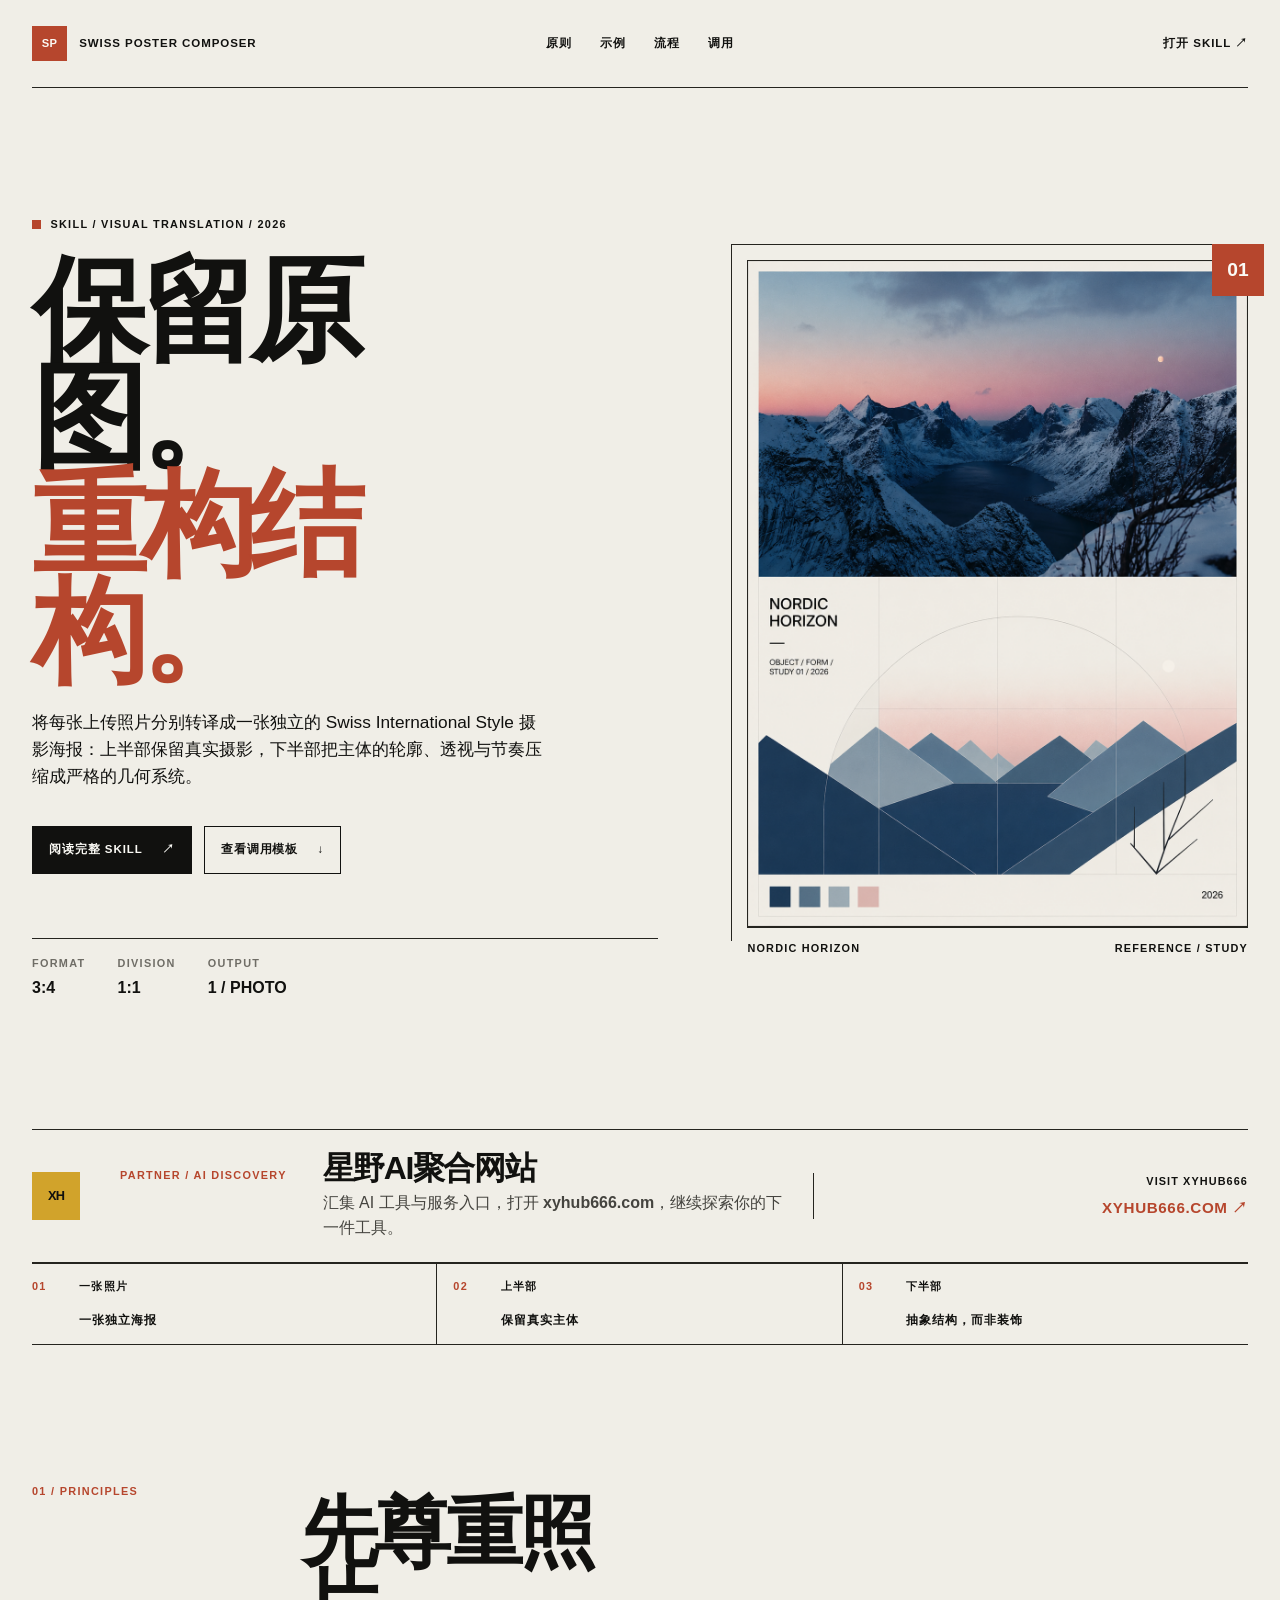
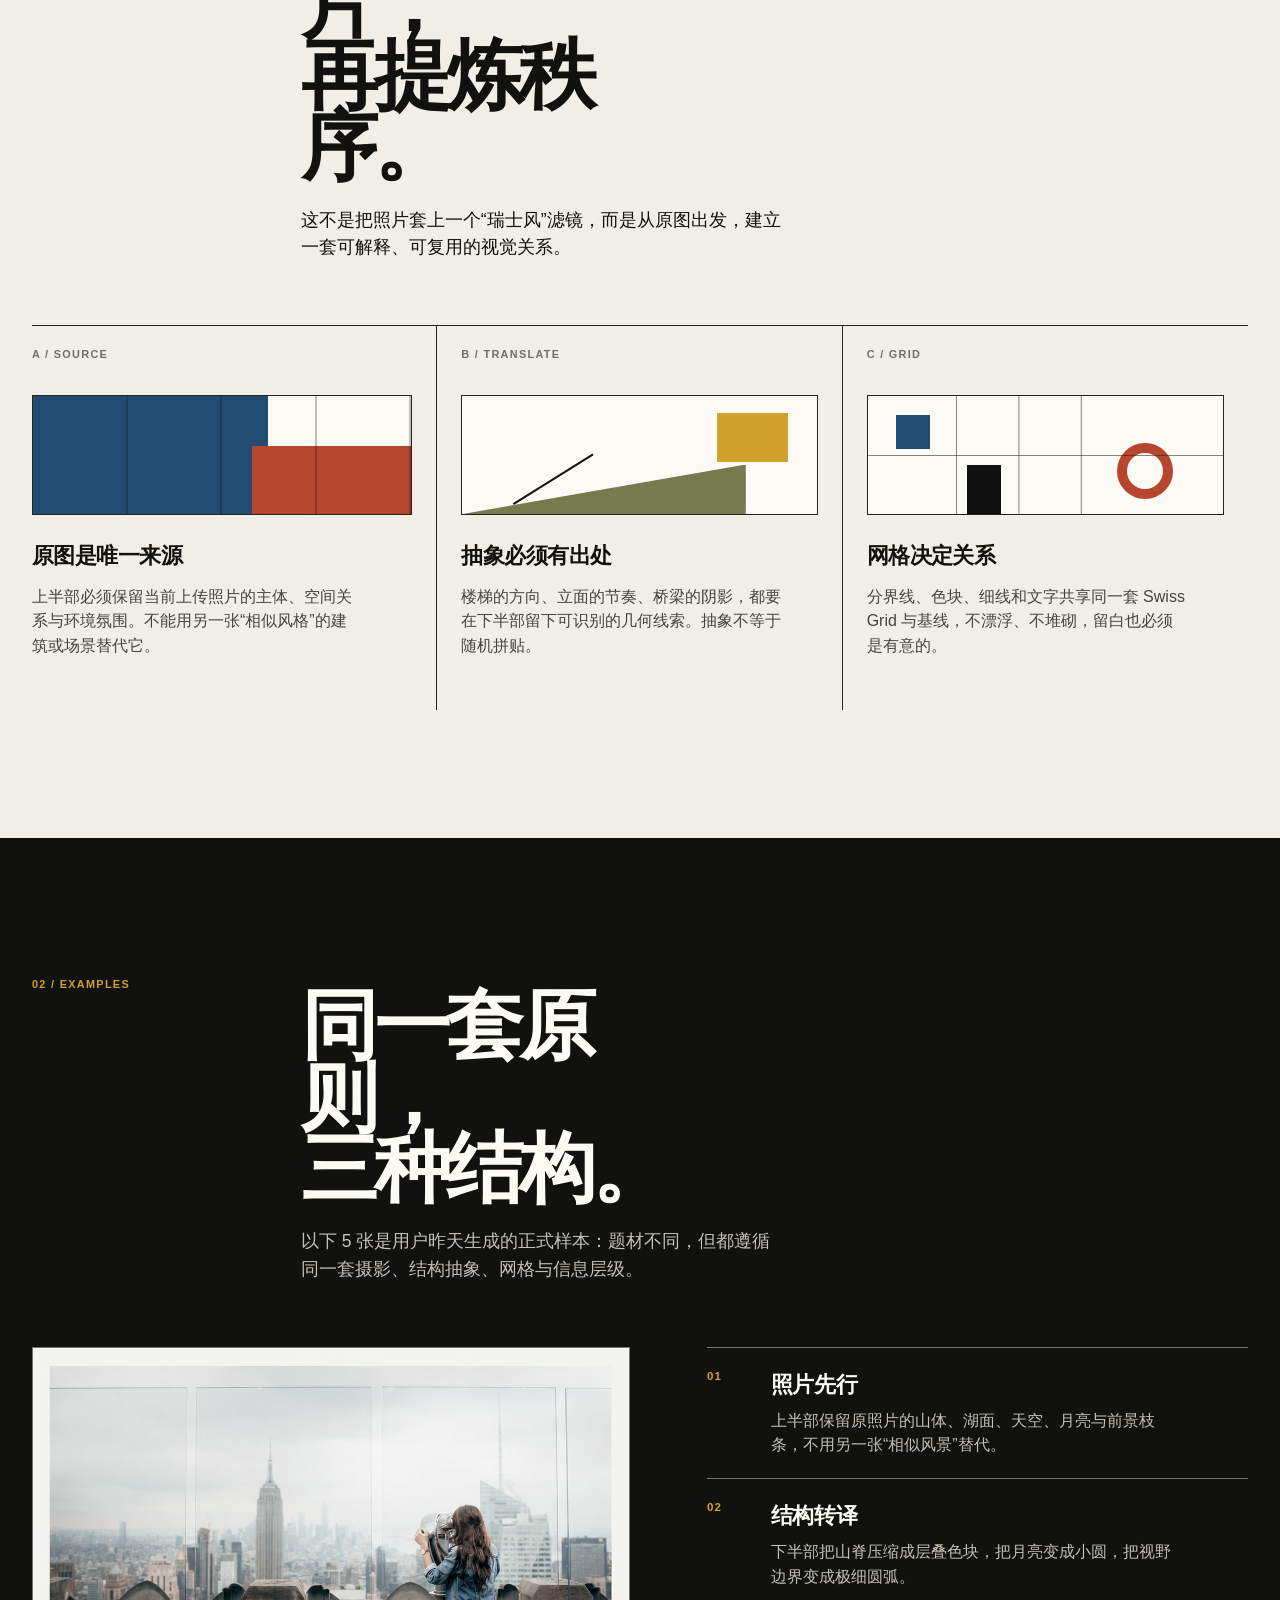
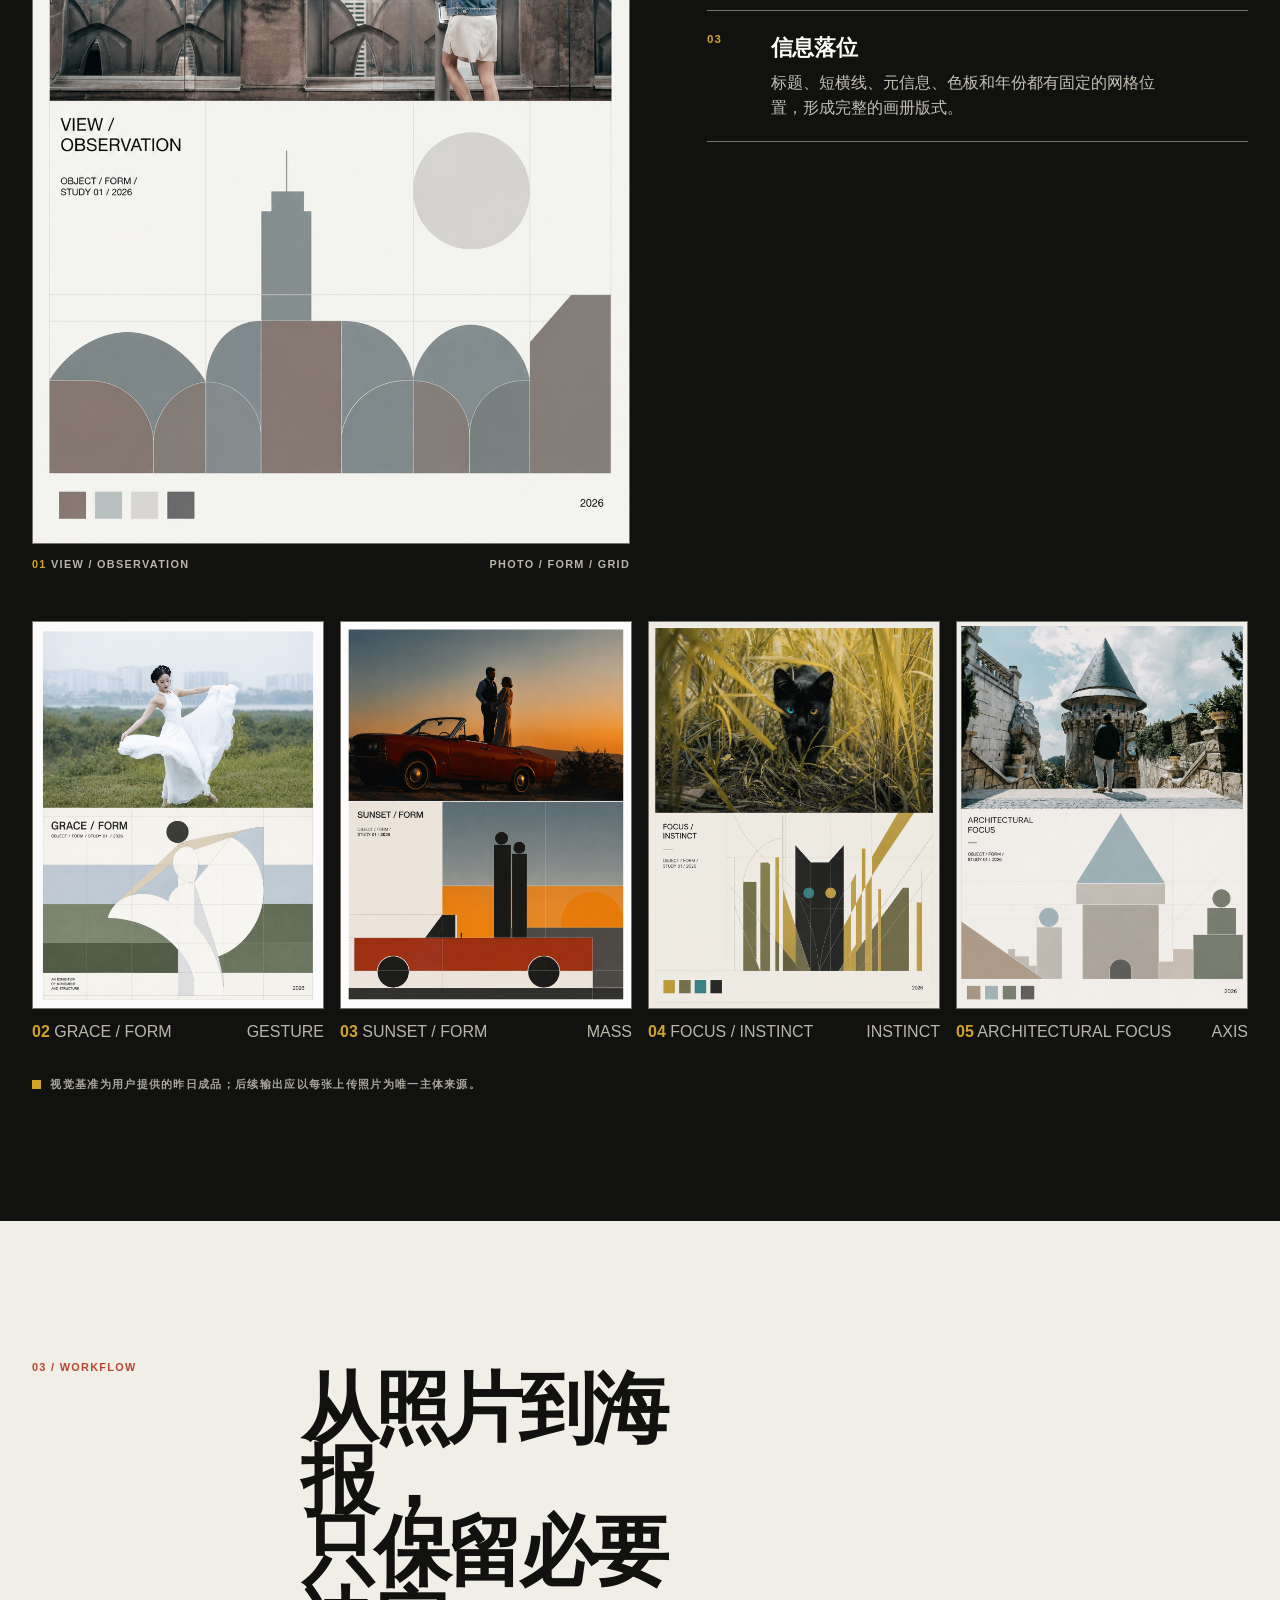
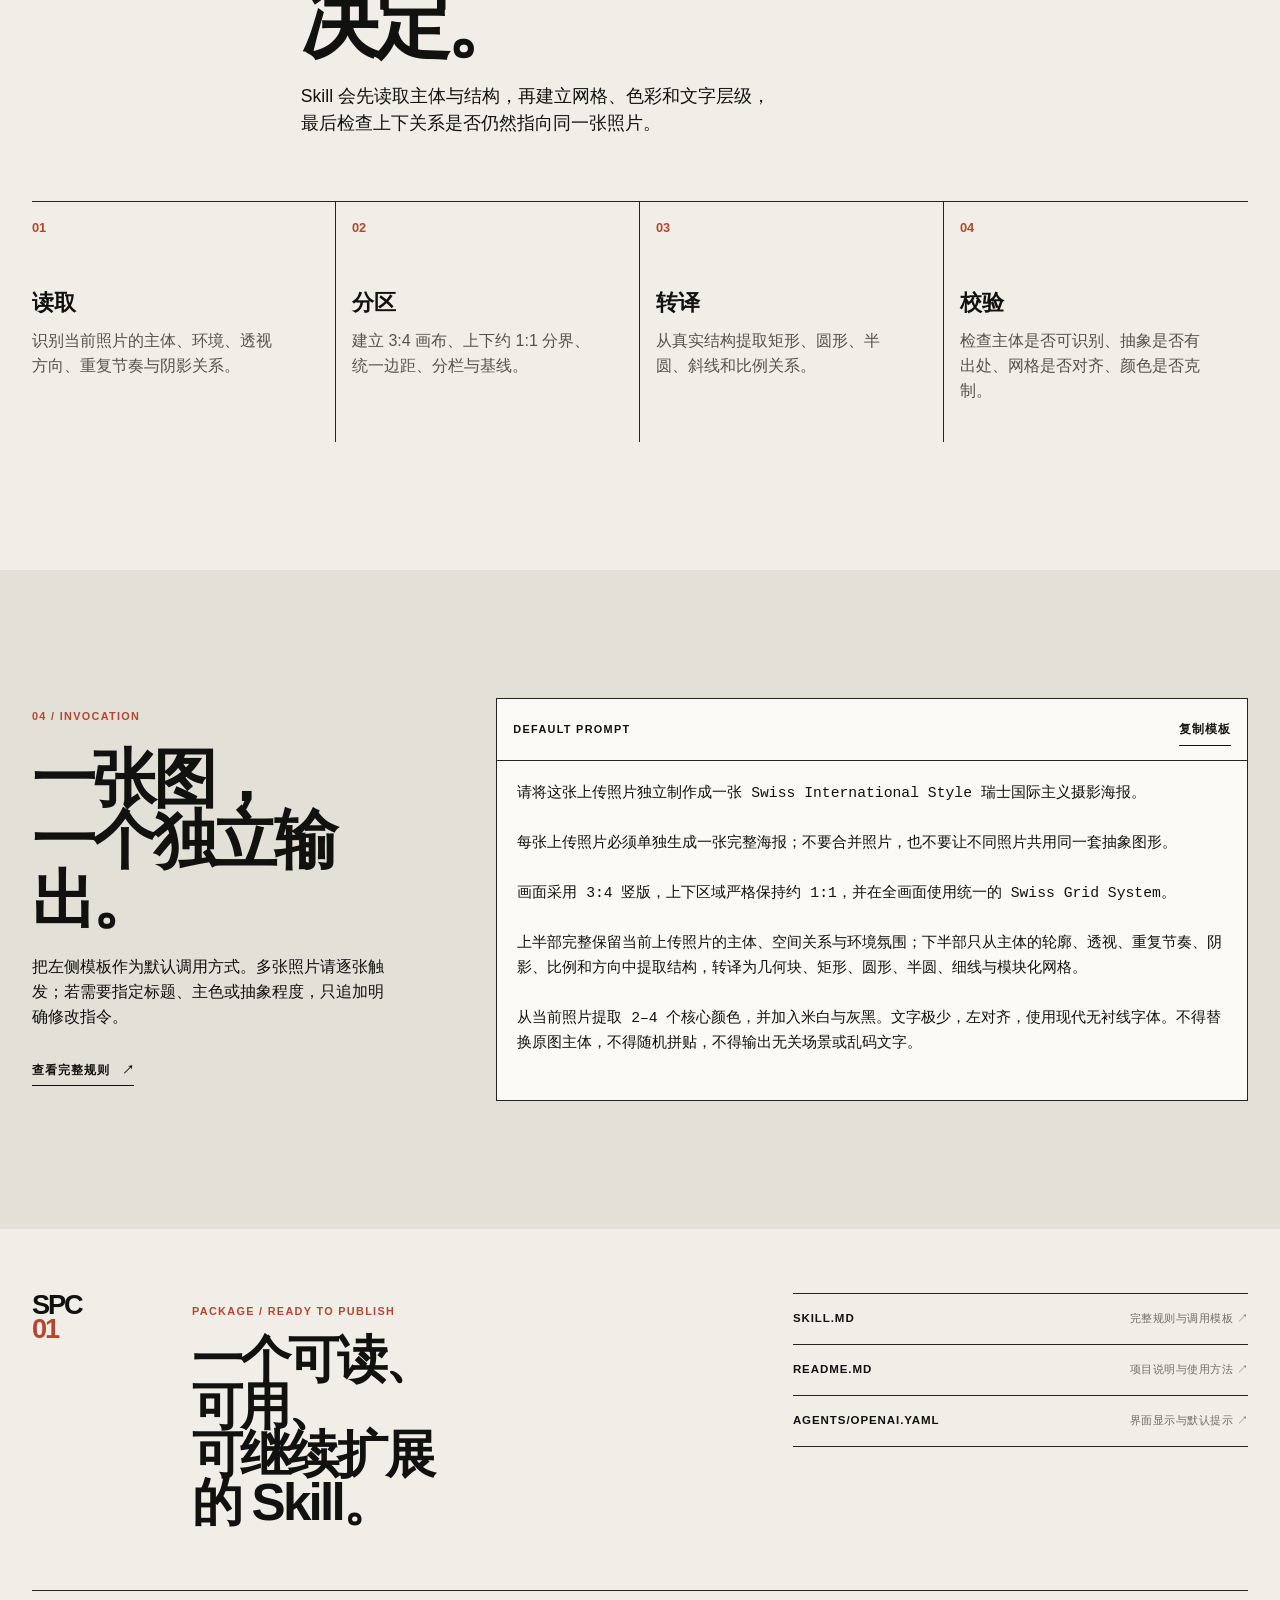
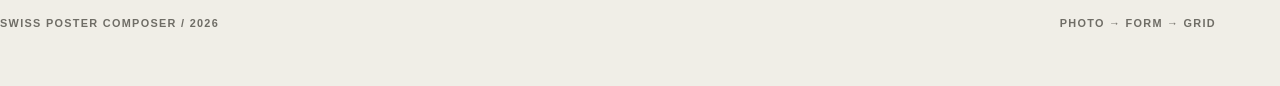
<file: index.html>
<!doctype html>
<html lang="zh-CN">
  <head>
    <meta charset="utf-8">
    <meta name="viewport" content="width=device-width, initial-scale=1">
    <meta name="description" content="Swiss Poster Composer：把每张上传照片独立转译为 3:4 竖版、上下约 1:1 的瑞士国际主义摄影海报。">
    <title>Swiss Poster Composer — Swiss International Style Skill</title>
    <link rel="stylesheet" href="styles.css">
  </head>
  <body>
    <a class="skip-link" href="#main">跳到主要内容</a>
    <header class="site-header shell">
      <a class="brand" href="#top" aria-label="Swiss Poster Composer 首页">
        <span class="brand-mark" aria-hidden="true">SP</span>
        <span>Swiss Poster Composer</span>
      </a>
      <nav class="site-nav" aria-label="主导航">
        <a href="#principles">原则</a>
        <a href="#gallery">示例</a>
        <a href="#workflow">流程</a>
        <a href="#prompt">调用</a>
      </nav>
      <a class="header-link" href="SKILL.md">打开 Skill <span aria-hidden="true">↗</span></a>
    </header>

    <main id="main">
      <section class="hero shell" id="top">
        <div class="hero-copy">
          <p class="eyebrow"><span class="signal-dot" aria-hidden="true"></span> SKILL / VISUAL TRANSLATION / 2026</p>
          <h1>保留原图。<br><span>重构结构。</span></h1>
          <p class="hero-intro">将每张上传照片分别转译成一张独立的 Swiss International Style 摄影海报：上半部保留真实摄影，下半部把主体的轮廓、透视与节奏压缩成严格的几何系统。</p>
          <div class="hero-actions">
            <a class="button button-dark" href="SKILL.md">阅读完整 Skill <span aria-hidden="true">↗</span></a>
            <a class="button button-quiet" href="#prompt">查看调用模板 <span aria-hidden="true">↓</span></a>
          </div>
          <dl class="hero-specs" aria-label="Skill 核心规格">
            <div><dt>FORMAT</dt><dd>3:4</dd></div>
            <div><dt>DIVISION</dt><dd>1:1</dd></div>
            <div><dt>OUTPUT</dt><dd>1 / PHOTO</dd></div>
          </dl>
        </div>
        <figure class="hero-visual">
          <div class="hero-index" aria-hidden="true">01</div>
          <img src="assets/reference-nordic-horizon.png" alt="用户提供的 Nordic Horizon 山景摄影与几何抽象海报参考效果">
          <figcaption><span>NORDIC HORIZON</span><span>REFERENCE / STUDY</span></figcaption>
        </figure>
      </section>

      <section class="partner-strip shell" aria-labelledby="partner-title">
        <div class="partner-mark" aria-hidden="true">XH</div>
        <div class="partner-copy">
          <p class="section-number">PARTNER / AI DISCOVERY</p>
          <div>
            <h2 id="partner-title">星野AI聚合网站</h2>
            <p>汇集 AI 工具与服务入口，打开 <strong>xyhub666.com</strong>，继续探索你的下一件工具。</p>
          </div>
        </div>
        <a class="partner-link" href="https://xyhub666.com/" target="_blank" rel="noopener noreferrer">
          <span>VISIT XYHUB666</span>
          <strong>xyhub666.com <span aria-hidden="true">↗</span></strong>
        </a>
      </section>

      <section class="signal-strip shell" aria-label="核心承诺">
        <div class="signal-item"><span class="signal-number">01</span><span>一张照片</span><strong>一张独立海报</strong></div>
        <div class="signal-item"><span class="signal-number">02</span><span>上半部</span><strong>保留真实主体</strong></div>
        <div class="signal-item"><span class="signal-number">03</span><span>下半部</span><strong>抽象结构，而非装饰</strong></div>
      </section>

      <section class="section shell" id="principles">
        <div class="section-heading">
          <p class="section-number">01 / PRINCIPLES</p>
          <div>
            <h2>先尊重照片，<br>再提炼秩序。</h2>
            <p class="section-lede">这不是把照片套上一个“瑞士风”滤镜，而是从原图出发，建立一套可解释、可复用的视觉关系。</p>
          </div>
        </div>
        <div class="principle-grid">
          <article class="principle-card">
            <p class="card-index">A / SOURCE</p>
            <div class="card-shape shape-source" aria-hidden="true"><span></span><i></i></div>
            <h3>原图是唯一来源</h3>
            <p>上半部必须保留当前上传照片的主体、空间关系与环境氛围。不能用另一张“相似风格”的建筑或场景替代它。</p>
          </article>
          <article class="principle-card">
            <p class="card-index">B / TRANSLATE</p>
            <div class="card-shape shape-translate" aria-hidden="true"><span></span><i></i><b></b></div>
            <h3>抽象必须有出处</h3>
            <p>楼梯的方向、立面的节奏、桥梁的阴影，都要在下半部留下可识别的几何线索。抽象不等于随机拼贴。</p>
          </article>
          <article class="principle-card">
            <p class="card-index">C / GRID</p>
            <div class="card-shape shape-grid" aria-hidden="true"><span></span><i></i><b></b><em></em></div>
            <h3>网格决定关系</h3>
            <p>分界线、色块、细线和文字共享同一套 Swiss Grid 与基线，不漂浮、不堆砌，留白也必须是有意的。</p>
          </article>
        </div>
      </section>

      <section class="section section-dark" id="gallery">
        <div class="shell">
          <div class="section-heading section-heading-dark">
            <p class="section-number">02 / EXAMPLES</p>
            <div>
              <h2>同一套原则，<br>三种结构。</h2>
              <p class="section-lede">以下 5 张是用户昨天生成的正式样本：题材不同，但都遵循同一套摄影、结构抽象、网格与信息层级。</p>
            </div>
          </div>
          <div class="reference-layout">
            <figure class="gallery-card gallery-card-reference">
              <div class="gallery-image"><img src="assets/view-observation.png" alt="城市天际线与观景者摄影和建筑几何抽象的正式示例"></div>
              <figcaption><span><b>01</b> VIEW / OBSERVATION</span><span>PHOTO / FORM / GRID</span></figcaption>
            </figure>
            <div class="reference-notes">
              <article class="reference-note"><span>01</span><div><h3>照片先行</h3><p>上半部保留原照片的山体、湖面、天空、月亮与前景枝条，不用另一张“相似风景”替代。</p></div></article>
              <article class="reference-note"><span>02</span><div><h3>结构转译</h3><p>下半部把山脊压缩成层叠色块，把月亮变成小圆，把视野边界变成极细圆弧。</p></div></article>
              <article class="reference-note"><span>03</span><div><h3>信息落位</h3><p>标题、短横线、元信息、色板和年份都有固定的网格位置，形成完整的画册版式。</p></div></article>
            </div>
          </div>
          <div class="sample-grid" aria-label="其他正式示例">
            <figure class="sample-card"><div class="gallery-image"><img src="assets/grace-form.png" alt="草地舞者摄影与人体姿态几何抽象的正式示例"></div><figcaption><span><b>02</b> GRACE / FORM</span><span>GESTURE</span></figcaption></figure>
            <figure class="sample-card"><div class="gallery-image"><img src="assets/sunset-form.png" alt="夕阳下老爷车与情侣摄影和汽车几何抽象的正式示例"></div><figcaption><span><b>03</b> SUNSET / FORM</span><span>MASS</span></figcaption></figure>
            <figure class="sample-card"><div class="gallery-image"><img src="assets/focus-instinct.png" alt="草丛黑猫摄影与猫形几何抽象的正式示例"></div><figcaption><span><b>04</b> FOCUS / INSTINCT</span><span>INSTINCT</span></figcaption></figure>
            <figure class="sample-card"><div class="gallery-image"><img src="assets/architectural-focus.png" alt="城堡塔楼摄影与建筑几何抽象的正式示例"></div><figcaption><span><b>05</b> ARCHITECTURAL FOCUS</span><span>AXIS</span></figcaption></figure>
          </div>
          <p class="gallery-note"><span class="signal-dot signal-dot-light" aria-hidden="true"></span> 视觉基准为用户提供的昨日成品；后续输出应以每张上传照片为唯一主体来源。</p>
        </div>
      </section>

      <section class="section shell" id="workflow">
        <div class="section-heading">
          <p class="section-number">03 / WORKFLOW</p>
          <div>
            <h2>从照片到海报，<br>只保留必要决定。</h2>
            <p class="section-lede">Skill 会先读取主体与结构，再建立网格、色彩和文字层级，最后检查上下关系是否仍然指向同一张照片。</p>
          </div>
        </div>
        <ol class="workflow-list">
          <li><span class="workflow-step">01</span><div><h3>读取</h3><p>识别当前照片的主体、环境、透视方向、重复节奏与阴影关系。</p></div></li>
          <li><span class="workflow-step">02</span><div><h3>分区</h3><p>建立 3:4 画布、上下约 1:1 分界、统一边距、分栏与基线。</p></div></li>
          <li><span class="workflow-step">03</span><div><h3>转译</h3><p>从真实结构提取矩形、圆形、半圆、斜线和比例关系。</p></div></li>
          <li><span class="workflow-step">04</span><div><h3>校验</h3><p>检查主体是否可识别、抽象是否有出处、网格是否对齐、颜色是否克制。</p></div></li>
        </ol>
      </section>

      <section class="section section-paper" id="prompt">
        <div class="shell prompt-layout">
          <div class="prompt-intro">
            <p class="section-number">04 / INVOCATION</p>
            <h2>一张图，<br>一个独立输出。</h2>
            <p>把左侧模板作为默认调用方式。多张照片请逐张触发；若需要指定标题、主色或抽象程度，只追加明确修改指令。</p>
            <a class="text-link" href="SKILL.md">查看完整规则 <span aria-hidden="true">↗</span></a>
          </div>
          <div class="prompt-panel">
            <div class="prompt-toolbar"><span>DEFAULT PROMPT</span><button id="copy-prompt" type="button" aria-label="复制调用模板">复制模板</button></div>
            <pre id="prompt-text"><code>请将这张上传照片独立制作成一张 Swiss International Style 瑞士国际主义摄影海报。

每张上传照片必须单独生成一张完整海报；不要合并照片，也不要让不同照片共用同一套抽象图形。

画面采用 3:4 竖版，上下区域严格保持约 1:1，并在全画面使用统一的 Swiss Grid System。

上半部完整保留当前上传照片的主体、空间关系与环境氛围；下半部只从主体的轮廓、透视、重复节奏、阴影、比例和方向中提取结构，转译为几何块、矩形、圆形、半圆、细线与模块化网格。

从当前照片提取 2–4 个核心颜色，并加入米白与灰黑。文字极少，左对齐，使用现代无衬线字体。不得替换原图主体，不得随机拼贴，不得输出无关场景或乱码文字。</code></pre>
            <p class="copy-status" id="copy-status" role="status" aria-live="polite"></p>
          </div>
        </div>
      </section>

      <section class="download-section shell" id="download">
        <div class="download-mark" aria-hidden="true">SPC<br><span>01</span></div>
        <div>
          <p class="section-number">PACKAGE / READY TO PUBLISH</p>
          <h2>一个可读、可用、<br>可继续扩展的 Skill。</h2>
        </div>
        <div class="download-files">
          <a href="SKILL.md"><span>SKILL.md</span><small>完整规则与调用模板 ↗</small></a>
          <a href="README.md"><span>README.md</span><small>项目说明与使用方法 ↗</small></a>
          <a href="agents/openai.yaml"><span>agents/openai.yaml</span><small>界面显示与默认提示 ↗</small></a>
        </div>
      </section>
    </main>

    <footer class="site-footer shell">
      <span>SWISS POSTER COMPOSER / 2026</span>
      <span>PHOTO → FORM → GRID</span>
    </footer>

    <script>
      const copyButton = document.querySelector('#copy-prompt');
      const promptText = document.querySelector('#prompt-text');
      const copyStatus = document.querySelector('#copy-status');

      copyButton.addEventListener('click', async () => {
        try {
          await navigator.clipboard.writeText(promptText.innerText);
          copyStatus.textContent = '已复制到剪贴板。';
          copyButton.textContent = '已复制';
          window.setTimeout(() => {
            copyStatus.textContent = '';
            copyButton.textContent = '复制模板';
          }, 1800);
        } catch (error) {
          copyStatus.textContent = '复制失败，请手动选择文本。';
        }
      });
    </script>
  </body>
</html>
</file>
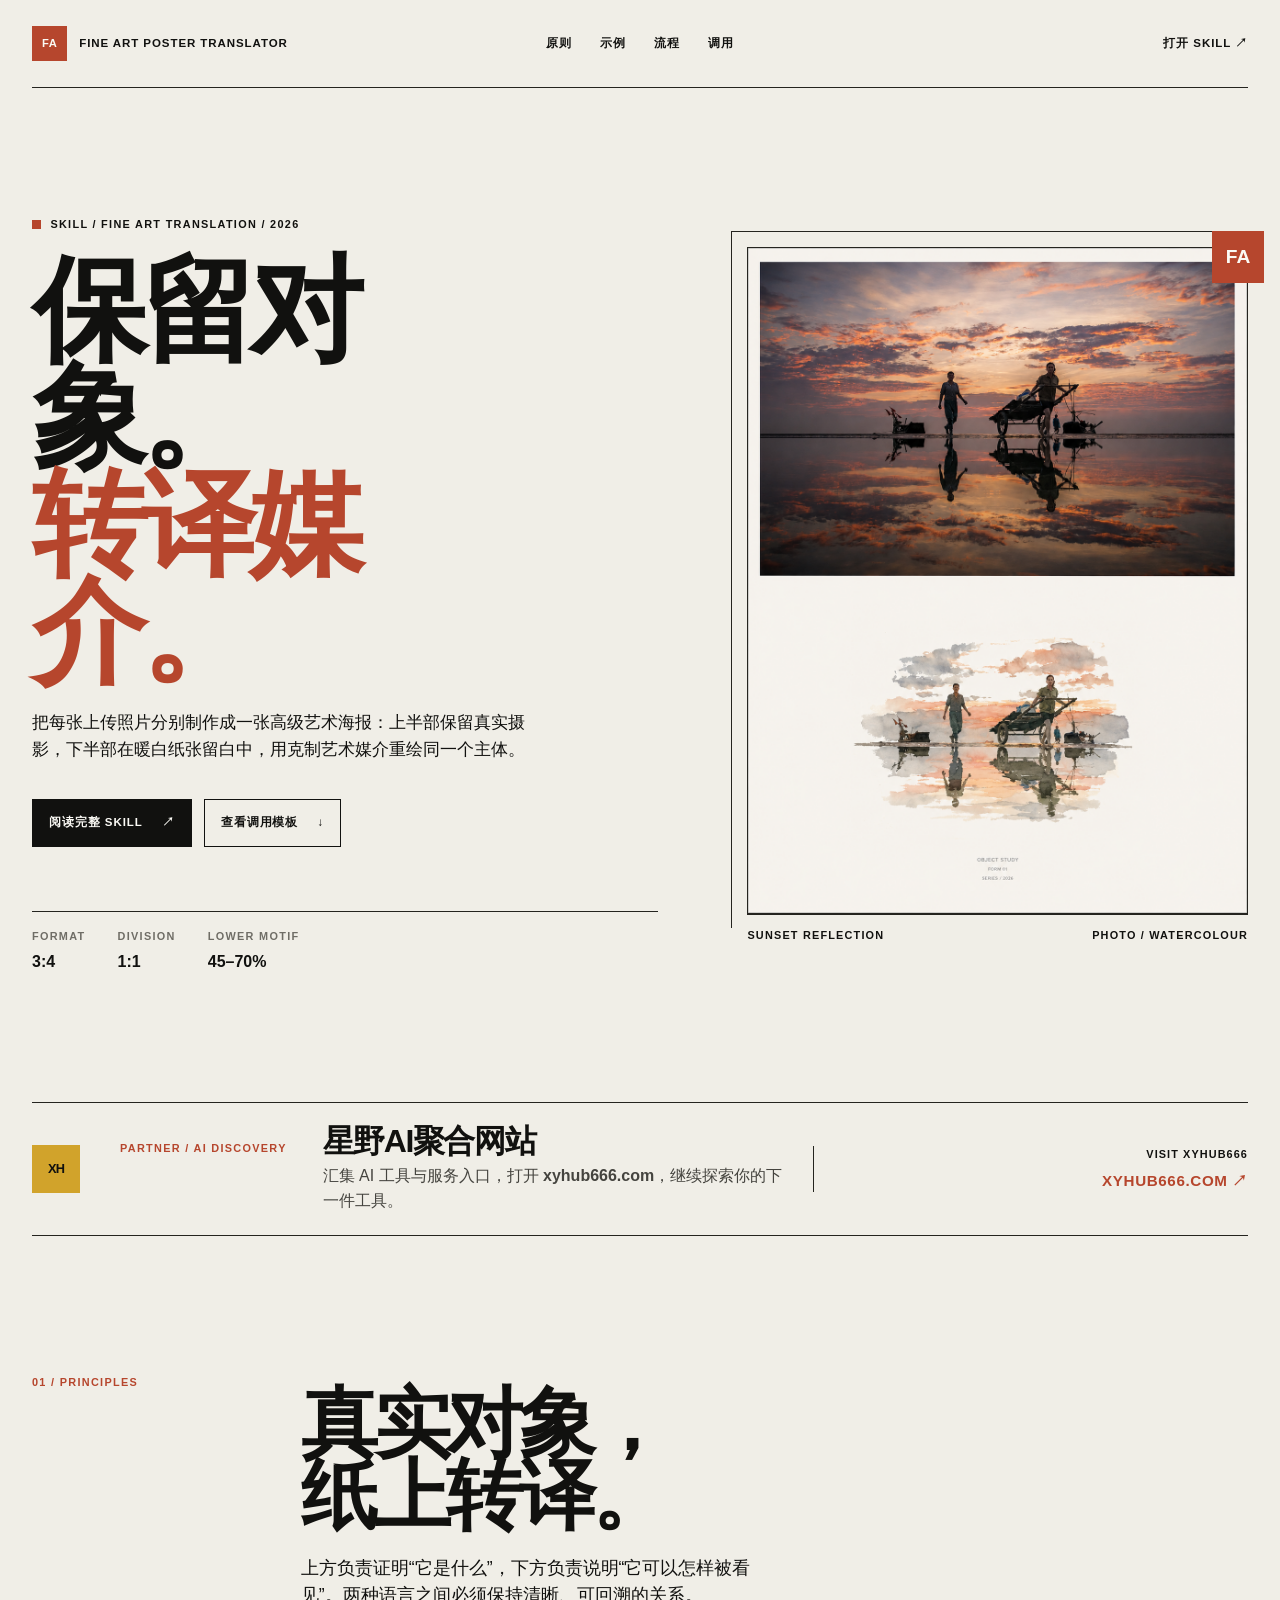
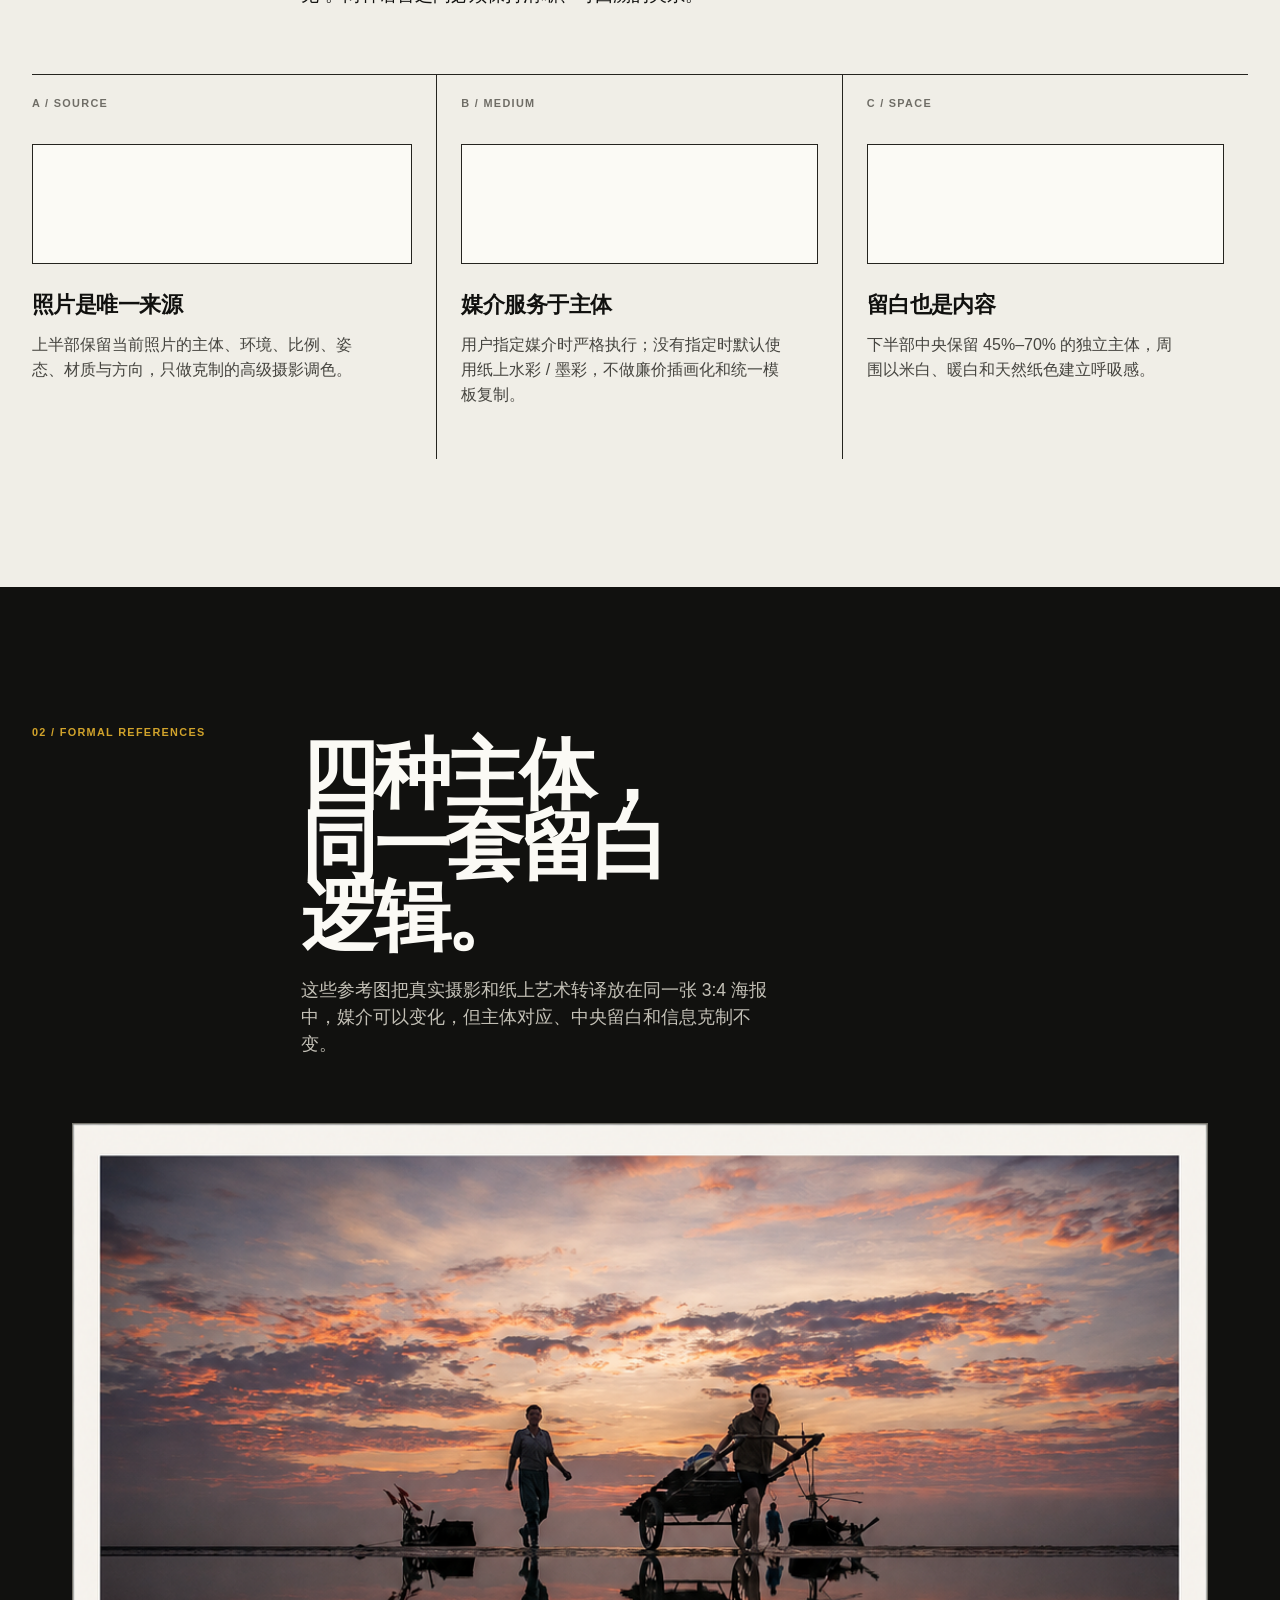
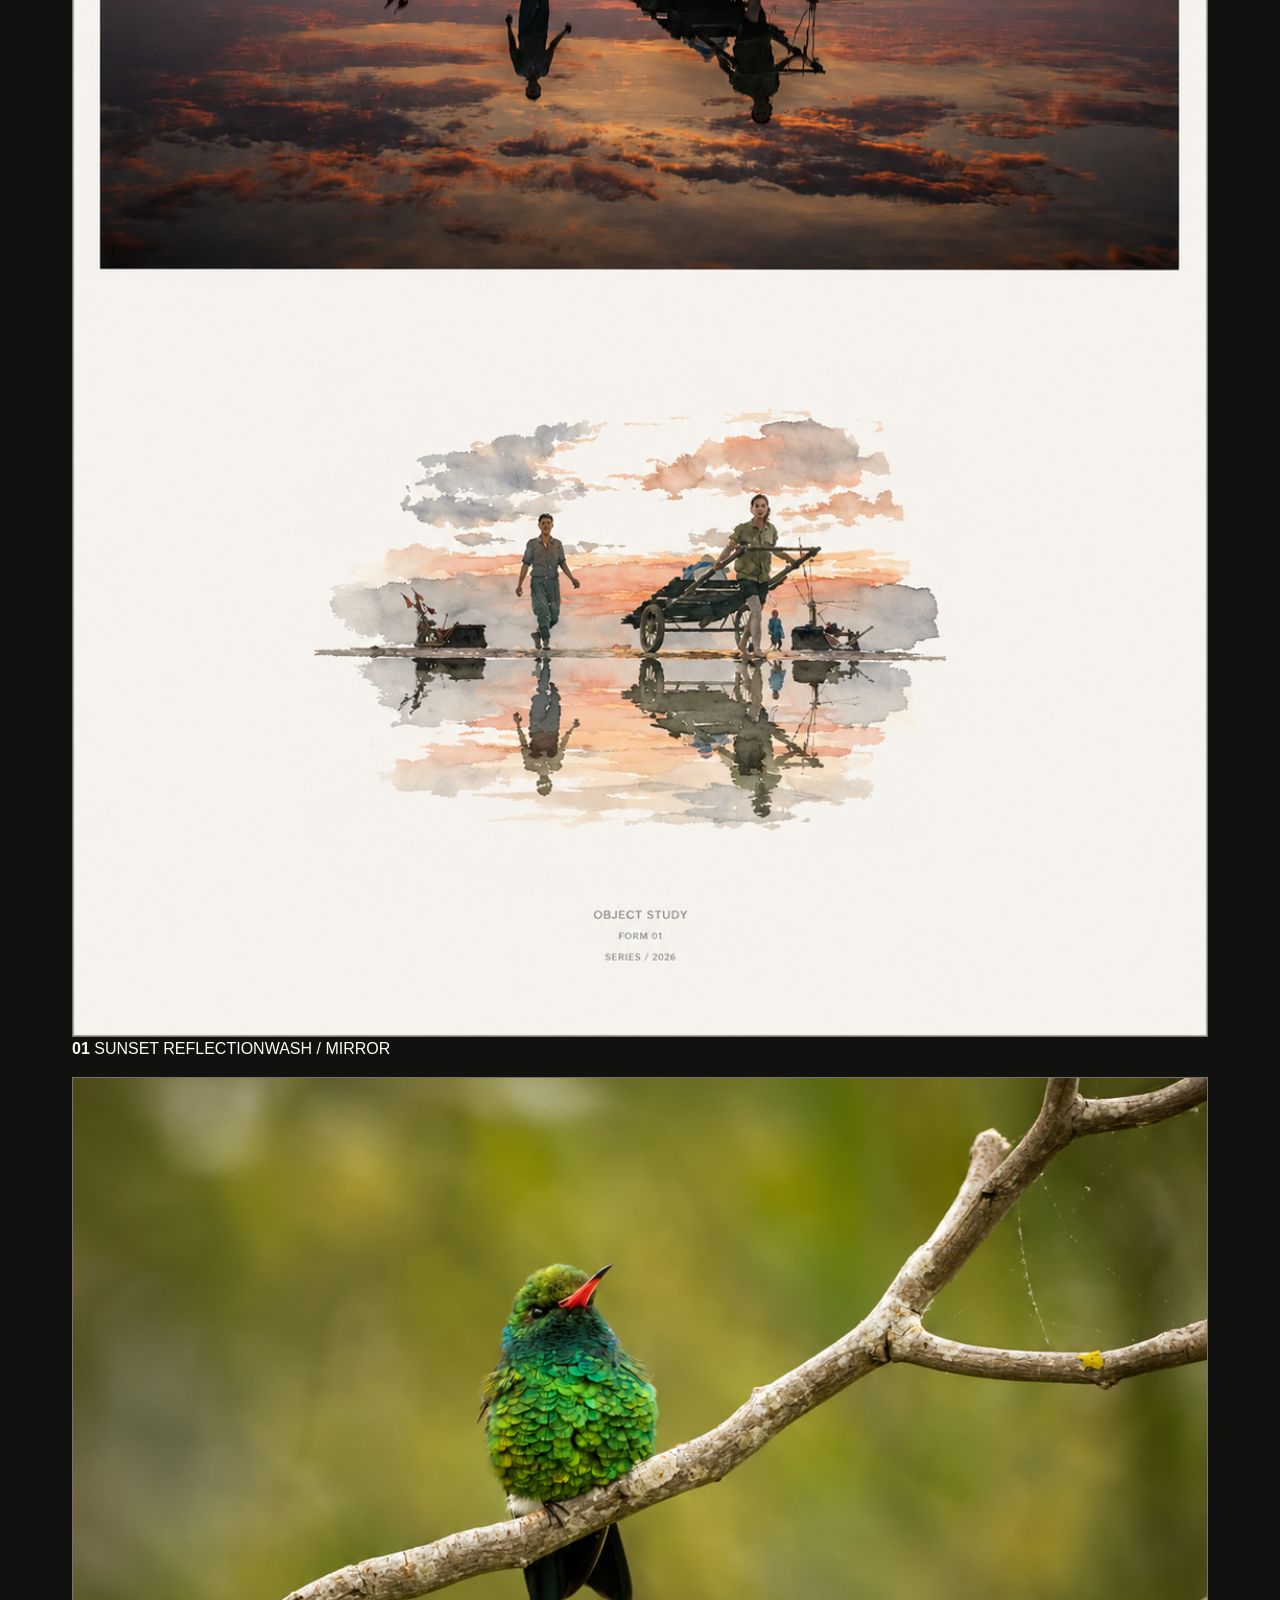
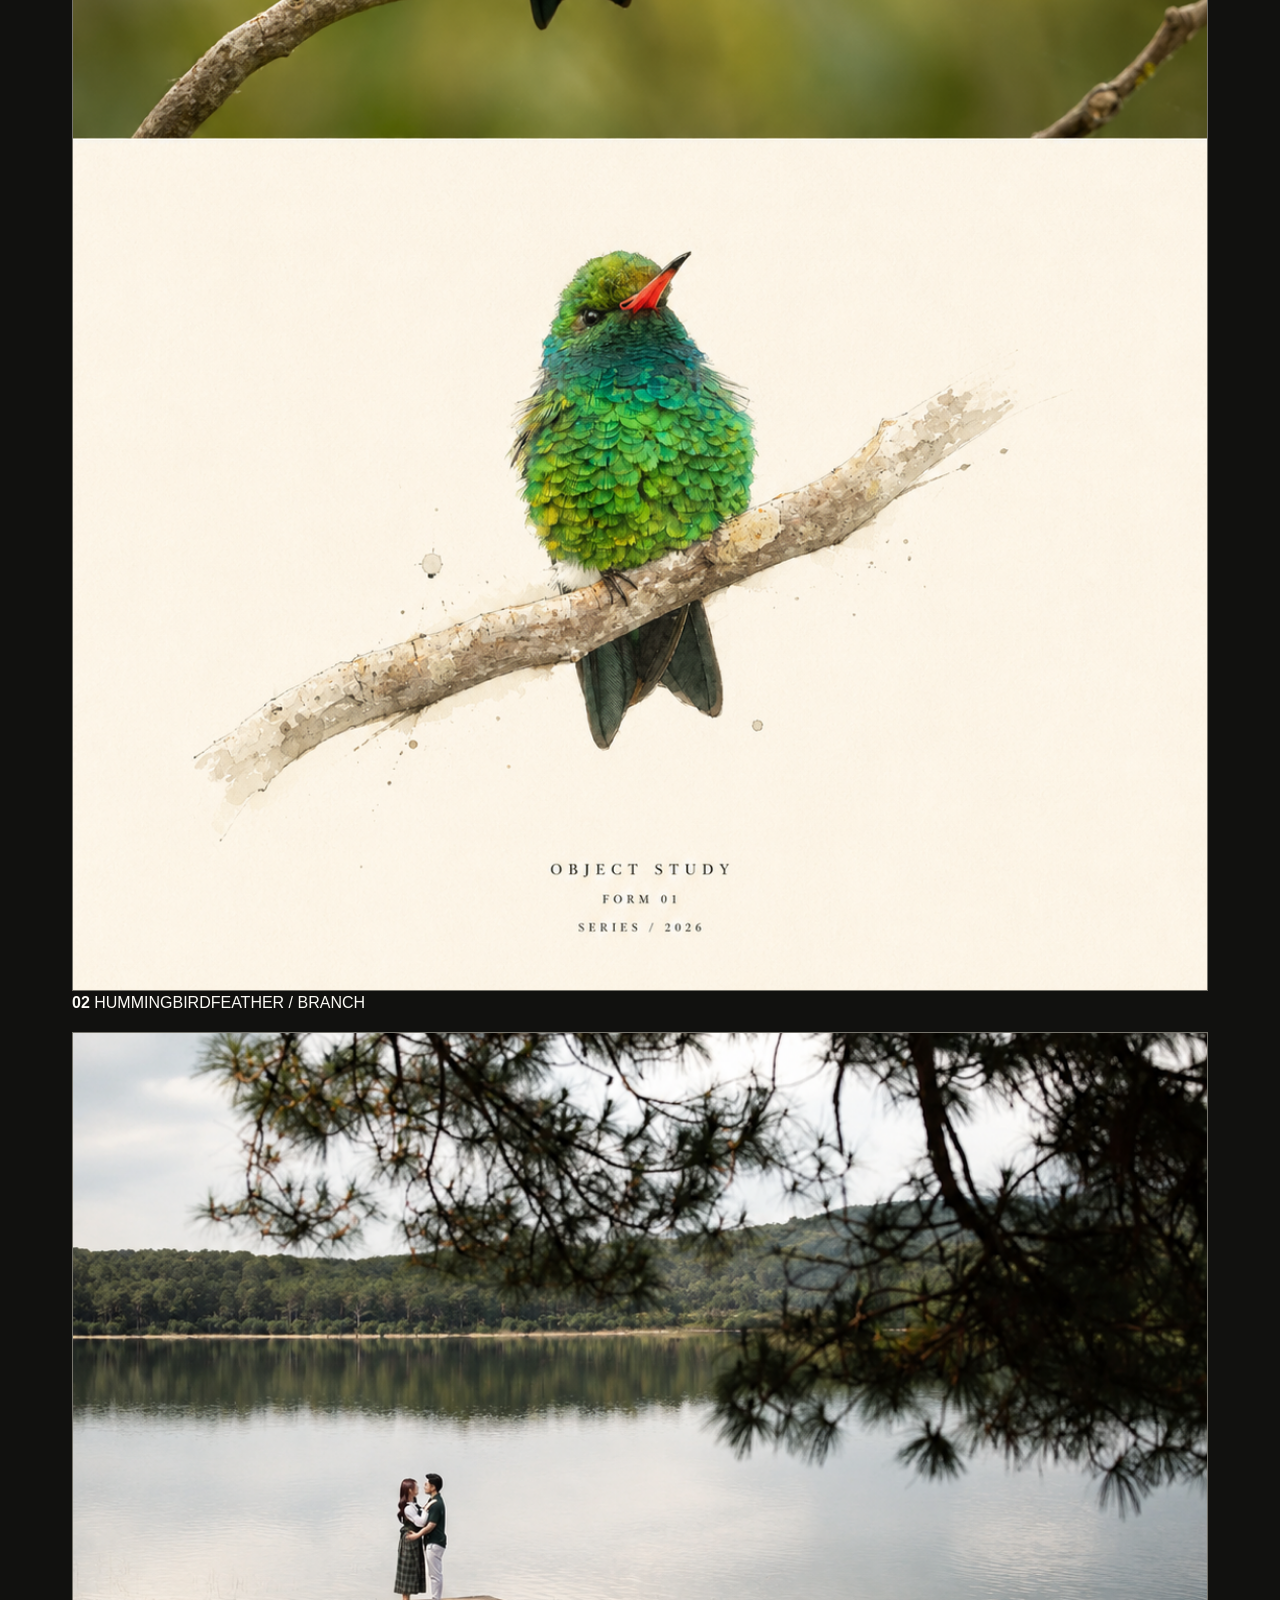
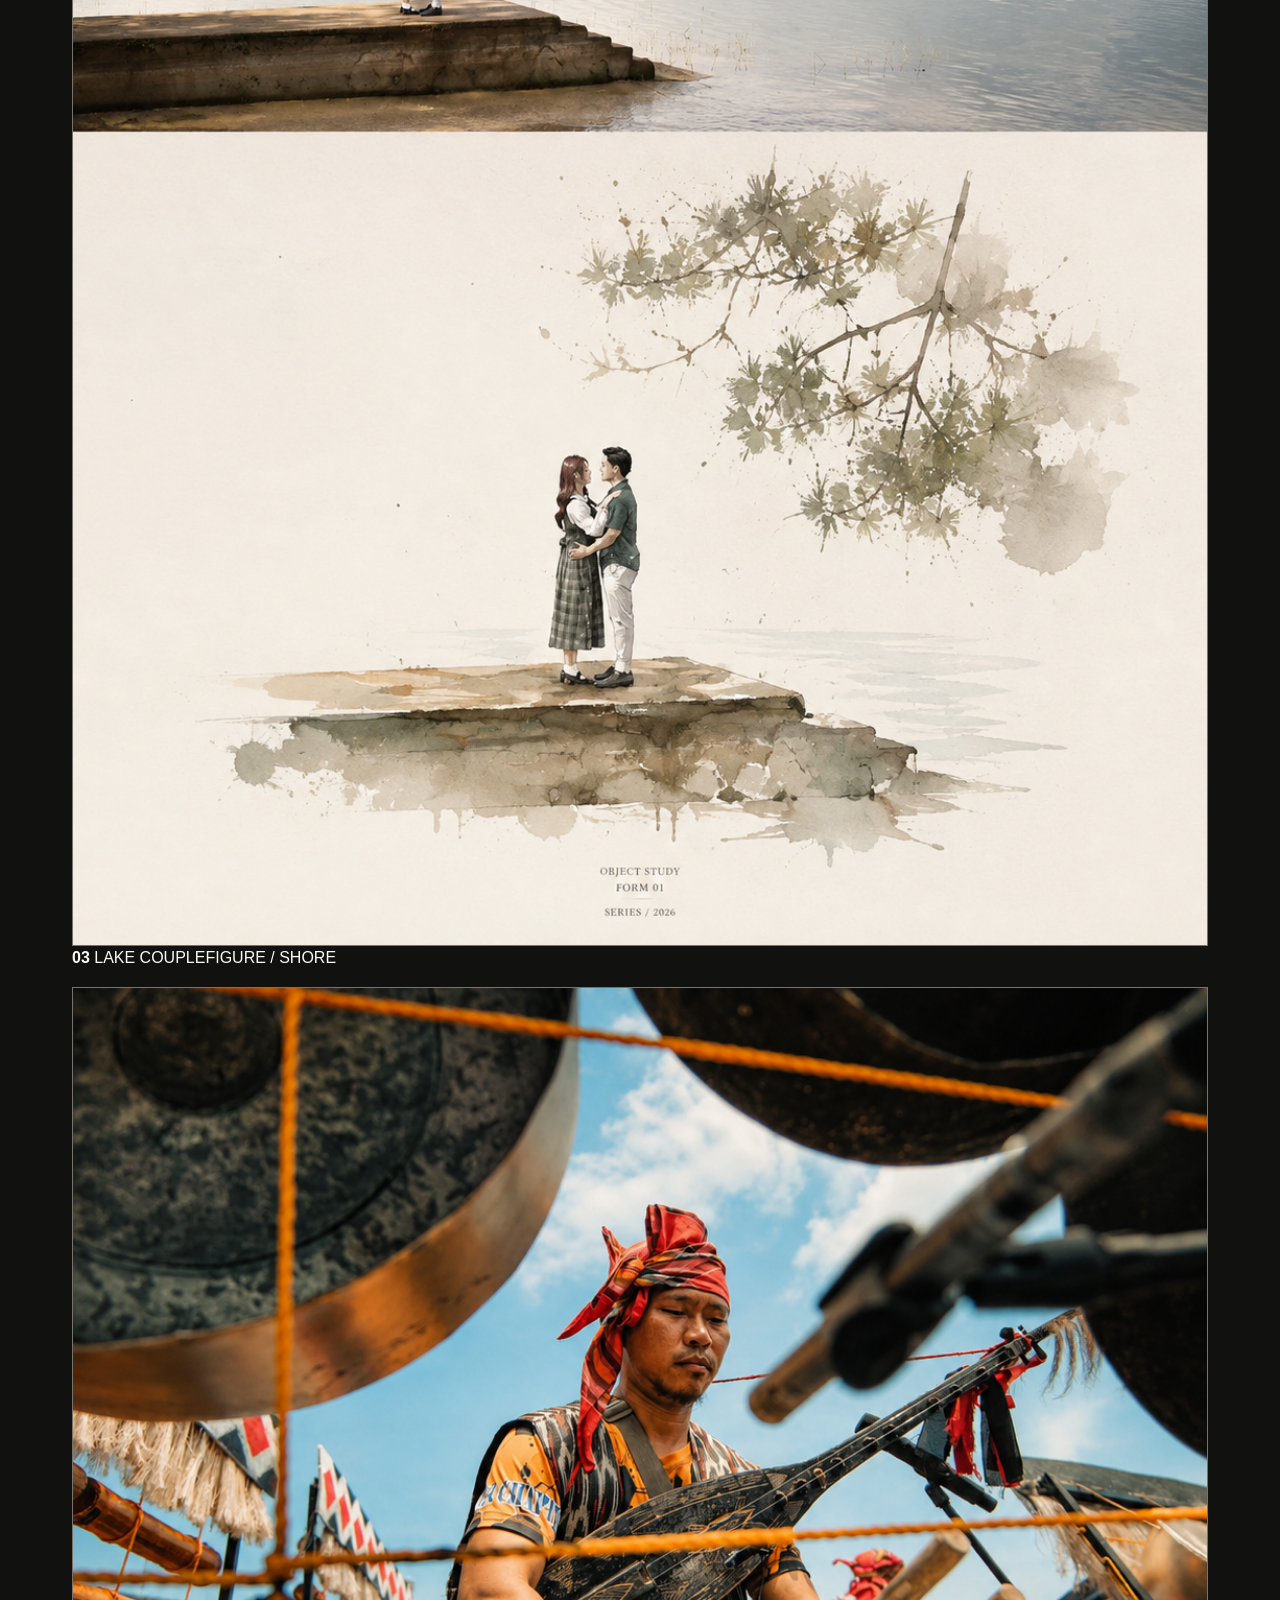
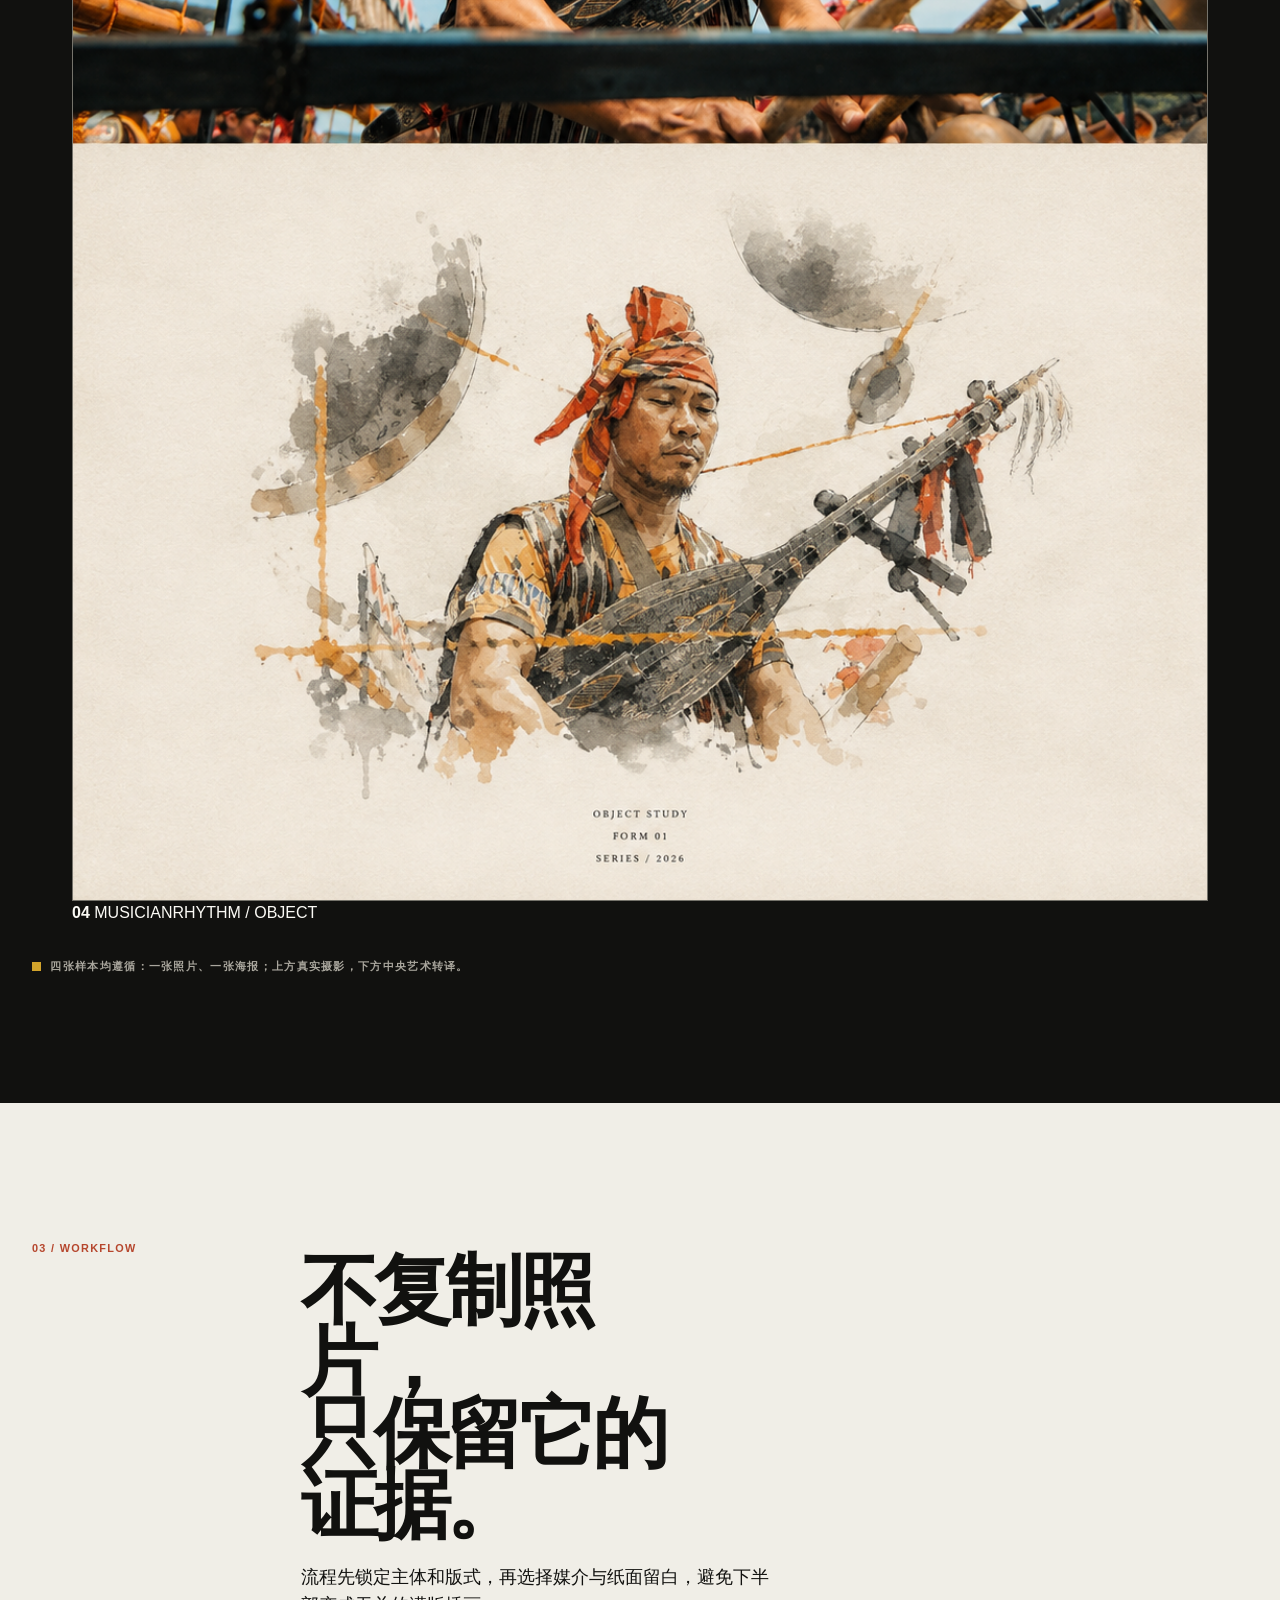
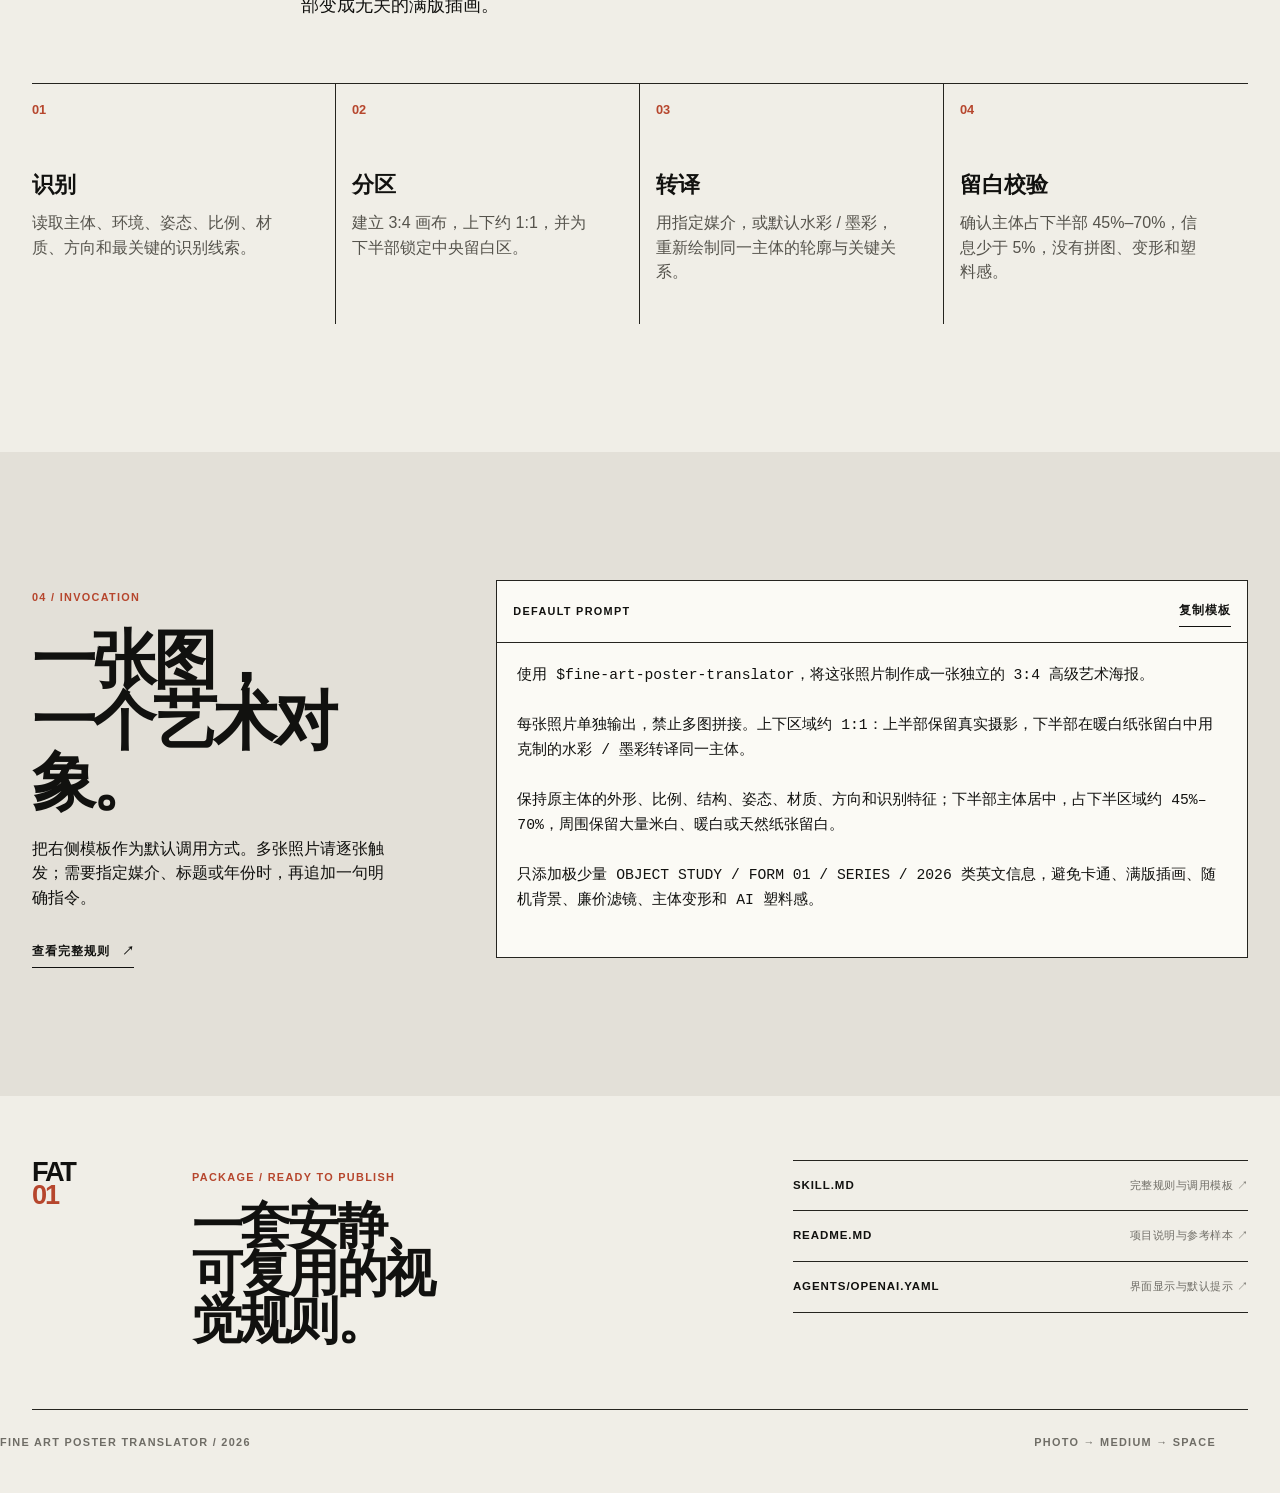
<file: fine-art-poster-translator/index.html>
<!doctype html>
<html lang="zh-CN">
  <head>
    <meta charset="utf-8">
    <meta name="viewport" content="width=device-width, initial-scale=1">
    <meta name="description" content="Fine Art Poster Translator：将每张照片独立转译为上半部真实摄影、下半部留白艺术媒介的 3:4 高级艺术海报。">
    <title>Fine Art Poster Translator — High Art Poster Skill</title>
    <link rel="stylesheet" href="../styles.css">
  </head>
  <body class="fine-art-page">
    <a class="skip-link" href="#main">跳到主要内容</a>
    <header class="site-header shell">
      <a class="brand" href="#top" aria-label="Fine Art Poster Translator 首页">
        <span class="brand-mark fine-art-mark" aria-hidden="true">FA</span>
        <span>Fine Art Poster Translator</span>
      </a>
      <nav class="site-nav" aria-label="主导航">
        <a href="#principles">原则</a>
        <a href="#gallery">示例</a>
        <a href="#workflow">流程</a>
        <a href="#prompt">调用</a>
      </nav>
      <a class="header-link" href="SKILL.md">打开 Skill <span aria-hidden="true">↗</span></a>
    </header>

    <main id="main">
      <section class="hero shell fine-art-hero" id="top">
        <div class="hero-copy">
          <p class="eyebrow"><span class="signal-dot fine-art-dot" aria-hidden="true"></span> SKILL / FINE ART TRANSLATION / 2026</p>
          <h1>保留对象。<br><span>转译媒介。</span></h1>
          <p class="hero-intro">把每张上传照片分别制作成一张高级艺术海报：上半部保留真实摄影，下半部在暖白纸张留白中，用克制艺术媒介重绘同一个主体。</p>
          <div class="hero-actions">
            <a class="button button-dark" href="SKILL.md">阅读完整 Skill <span aria-hidden="true">↗</span></a>
            <a class="button button-quiet" href="#prompt">查看调用模板 <span aria-hidden="true">↓</span></a>
          </div>
          <dl class="hero-specs" aria-label="Skill 核心规格">
            <div><dt>FORMAT</dt><dd>3:4</dd></div>
            <div><dt>DIVISION</dt><dd>1:1</dd></div>
            <div><dt>LOWER MOTIF</dt><dd>45–70%</dd></div>
          </dl>
        </div>
        <figure class="hero-visual">
          <div class="hero-index fine-art-index" aria-hidden="true">FA</div>
          <img src="assets/sunset-reflection-watercolor.png" alt="潮滩倒影真实摄影与水彩艺术转译的高级海报参考">
          <figcaption><span>SUNSET REFLECTION</span><span>PHOTO / WATERCOLOUR</span></figcaption>
        </figure>
      </section>

      <section class="partner-strip shell" aria-labelledby="partner-title-fine-art">
        <div class="partner-mark fine-art-partner-mark" aria-hidden="true">XH</div>
        <div class="partner-copy">
          <p class="section-number">PARTNER / AI DISCOVERY</p>
          <div>
            <h2 id="partner-title-fine-art">星野AI聚合网站</h2>
            <p>汇集 AI 工具与服务入口，打开 <strong>xyhub666.com</strong>，继续探索你的下一件工具。</p>
          </div>
        </div>
        <a class="partner-link" href="https://xyhub666.com/" target="_blank" rel="noopener noreferrer">
          <span>VISIT XYHUB666</span>
          <strong>xyhub666.com <span aria-hidden="true">↗</span></strong>
        </a>
      </section>

      <section class="section shell" id="principles">
        <div class="section-heading">
          <p class="section-number">01 / PRINCIPLES</p>
          <div>
            <h2>真实对象，<br>纸上转译。</h2>
            <p class="section-lede">上方负责证明“它是什么”，下方负责说明“它可以怎样被看见”。两种语言之间必须保持清晰、可回溯的关系。</p>
          </div>
        </div>
        <div class="principle-grid fine-art-principle-grid">
          <article class="principle-card">
            <p class="card-index">A / SOURCE</p>
            <div class="card-shape fine-art-shape-source" aria-hidden="true"><span></span><i></i></div>
            <h3>照片是唯一来源</h3>
            <p>上半部保留当前照片的主体、环境、比例、姿态、材质与方向，只做克制的高级摄影调色。</p>
          </article>
          <article class="principle-card">
            <p class="card-index">B / MEDIUM</p>
            <div class="card-shape fine-art-shape-medium" aria-hidden="true"><span></span><i></i><b></b></div>
            <h3>媒介服务于主体</h3>
            <p>用户指定媒介时严格执行；没有指定时默认使用纸上水彩 / 墨彩，不做廉价插画化和统一模板复制。</p>
          </article>
          <article class="principle-card">
            <p class="card-index">C / SPACE</p>
            <div class="card-shape fine-art-shape-space" aria-hidden="true"><span></span><i></i><b></b><em></em></div>
            <h3>留白也是内容</h3>
            <p>下半部中央保留 45%–70% 的独立主体，周围以米白、暖白和天然纸色建立呼吸感。</p>
          </article>
        </div>
      </section>

      <section class="section section-dark" id="gallery">
        <div class="shell">
          <div class="section-heading section-heading-dark">
            <p class="section-number">02 / FORMAL REFERENCES</p>
            <div>
              <h2>四种主体，<br>同一套留白逻辑。</h2>
              <p class="section-lede">这些参考图把真实摄影和纸上艺术转译放在同一张 3:4 海报中，媒介可以变化，但主体对应、中央留白和信息克制不变。</p>
            </div>
          </div>
          <div class="fine-art-gallery-grid" aria-label="高级艺术海报正式参考样本">
            <figure class="fine-art-card"><div class="gallery-image"><img src="assets/sunset-reflection-watercolor.png" alt="潮滩倒影、人物与小车的真实摄影和水彩转译参考"></div><figcaption><span><b>01</b> SUNSET REFLECTION</span><span>WASH / MIRROR</span></figcaption></figure>
            <figure class="fine-art-card"><div class="gallery-image"><img src="assets/hummingbird-watercolor.png" alt="蜂鸟与树枝的真实摄影和水彩转译参考"></div><figcaption><span><b>02</b> HUMMINGBIRD</span><span>FEATHER / BRANCH</span></figcaption></figure>
            <figure class="fine-art-card"><div class="gallery-image"><img src="assets/lake-couple-watercolor.png" alt="湖畔情侣与松枝的真实摄影和水彩转译参考"></div><figcaption><span><b>03</b> LAKE COUPLE</span><span>FIGURE / SHORE</span></figcaption></figure>
            <figure class="fine-art-card"><div class="gallery-image"><img src="assets/musician-watercolor.png" alt="演奏者、弦乐器与圆形现场结构的真实摄影和水彩转译参考"></div><figcaption><span><b>04</b> MUSICIAN</span><span>RHYTHM / OBJECT</span></figcaption></figure>
          </div>
          <p class="gallery-note"><span class="signal-dot signal-dot-light" aria-hidden="true"></span> 四张样本均遵循：一张照片、一张海报；上方真实摄影，下方中央艺术转译。</p>
        </div>
      </section>

      <section class="section shell" id="workflow">
        <div class="section-heading">
          <p class="section-number">03 / WORKFLOW</p>
          <div>
            <h2>不复制照片，<br>只保留它的证据。</h2>
            <p class="section-lede">流程先锁定主体和版式，再选择媒介与纸面留白，避免下半部变成无关的满版插画。</p>
          </div>
        </div>
        <ol class="workflow-list fine-art-workflow-list">
          <li><span class="workflow-step">01</span><div><h3>识别</h3><p>读取主体、环境、姿态、比例、材质、方向和最关键的识别线索。</p></div></li>
          <li><span class="workflow-step">02</span><div><h3>分区</h3><p>建立 3:4 画布，上下约 1:1，并为下半部锁定中央留白区。</p></div></li>
          <li><span class="workflow-step">03</span><div><h3>转译</h3><p>用指定媒介，或默认水彩 / 墨彩，重新绘制同一主体的轮廓与关键关系。</p></div></li>
          <li><span class="workflow-step">04</span><div><h3>留白校验</h3><p>确认主体占下半部 45%–70%，信息少于 5%，没有拼图、变形和塑料感。</p></div></li>
        </ol>
      </section>

      <section class="section section-paper" id="prompt">
        <div class="shell prompt-layout">
          <div class="prompt-intro">
            <p class="section-number">04 / INVOCATION</p>
            <h2>一张图，<br>一个艺术对象。</h2>
            <p>把右侧模板作为默认调用方式。多张照片请逐张触发；需要指定媒介、标题或年份时，再追加一句明确指令。</p>
            <a class="text-link" href="SKILL.md">查看完整规则 <span aria-hidden="true">↗</span></a>
          </div>
          <div class="prompt-panel">
            <div class="prompt-toolbar"><span>DEFAULT PROMPT</span><button id="copy-fine-art-prompt" type="button" aria-label="复制艺术海报调用模板">复制模板</button></div>
            <pre id="fine-art-prompt-text"><code>使用 $fine-art-poster-translator，将这张照片制作成一张独立的 3:4 高级艺术海报。

每张照片单独输出，禁止多图拼接。上下区域约 1:1：上半部保留真实摄影，下半部在暖白纸张留白中用克制的水彩 / 墨彩转译同一主体。

保持原主体的外形、比例、结构、姿态、材质、方向和识别特征；下半部主体居中，占下半区域约 45%–70%，周围保留大量米白、暖白或天然纸张留白。

只添加极少量 OBJECT STUDY / FORM 01 / SERIES / 2026 类英文信息，避免卡通、满版插画、随机背景、廉价滤镜、主体变形和 AI 塑料感。</code></pre>
            <p class="copy-status" id="fine-art-copy-status" role="status" aria-live="polite"></p>
          </div>
        </div>
      </section>

      <section class="download-section shell" id="download">
        <div class="download-mark fine-art-download-mark" aria-hidden="true">FAT<br><span>01</span></div>
        <div>
          <p class="section-number">PACKAGE / READY TO PUBLISH</p>
          <h2>一套安静、<br>可复用的视觉规则。</h2>
        </div>
        <div class="download-files">
          <a href="SKILL.md"><span>SKILL.md</span><small>完整规则与调用模板 ↗</small></a>
          <a href="README.md"><span>README.md</span><small>项目说明与参考样本 ↗</small></a>
          <a href="agents/openai.yaml"><span>agents/openai.yaml</span><small>界面显示与默认提示 ↗</small></a>
        </div>
      </section>
    </main>

    <footer class="site-footer shell">
      <span>FINE ART POSTER TRANSLATOR / 2026</span>
      <span>PHOTO → MEDIUM → SPACE</span>
    </footer>

    <script>
      const copyButton = document.querySelector('#copy-fine-art-prompt');
      const promptText = document.querySelector('#fine-art-prompt-text');
      const copyStatus = document.querySelector('#fine-art-copy-status');

      copyButton.addEventListener('click', async () => {
        try {
          await navigator.clipboard.writeText(promptText.innerText);
          copyStatus.textContent = '已复制到剪贴板。';
          copyButton.textContent = '已复制';
          window.setTimeout(() => {
            copyStatus.textContent = '';
            copyButton.textContent = '复制模板';
          }, 1800);
        } catch (error) {
          copyStatus.textContent = '复制失败，请手动选择文本。';
        }
      });
    </script>
  </body>
</html>
</file>
<file: styles.css>
:root {
  --paper: #f0eee7;
  --paper-deep: #e3e0d8;
  --ink: #11110f;
  --muted: #6f6d66;
  --line: #25241f;
  --red: #b6462d;
  --blue: #214b70;
  --olive: #77794e;
  --yellow: #d1a32b;
  --white: #fbfaf5;
  --max: 1440px;
  --space-1: 0.5rem;
  --space-2: 1rem;
  --space-3: 1.5rem;
  --space-4: 2rem;
  --space-5: 3rem;
  --space-6: 5rem;
  --space-7: 8rem;
  color-scheme: light;
}

* { box-sizing: border-box; }

html { scroll-behavior: smooth; }

body {
  margin: 0;
  background: var(--paper);
  color: var(--ink);
  font-family: Arial, Helvetica, "Noto Sans SC", "PingFang SC", sans-serif;
  line-height: 1.55;
  text-rendering: optimizeLegibility;
}

img { display: block; max-width: 100%; }

a { color: inherit; }

.shell { width: min(100% - 4rem, var(--max)); margin-inline: auto; }

.skip-link {
  position: absolute;
  left: 1rem;
  top: -4rem;
  z-index: 10;
  padding: 0.75rem 1rem;
  background: var(--ink);
  color: var(--white);
  text-decoration: none;
}

.skip-link:focus { top: 1rem; }

.site-header {
  display: grid;
  grid-template-columns: minmax(14rem, 1fr) auto minmax(14rem, 1fr);
  align-items: center;
  min-height: 5.5rem;
  border-bottom: 1px solid var(--line);
}

.brand,
.header-link,
.site-nav a,
.button,
.text-link,
.download-files a,
.prompt-toolbar button {
  text-decoration: none;
  text-transform: uppercase;
  letter-spacing: 0.08em;
  font-size: 0.72rem;
  font-weight: 700;
}

.brand { display: inline-flex; align-items: center; gap: 0.75rem; }

.brand-mark {
  display: grid;
  place-items: center;
  width: 2.2rem;
  height: 2.2rem;
  background: var(--red);
  color: var(--white);
  font-size: 0.7rem;
  letter-spacing: 0.04em;
}

.site-nav { display: flex; gap: 1.75rem; justify-content: center; }
.site-nav a, .header-link { transition: color 160ms ease; }
.site-nav a:hover, .site-nav a:focus-visible, .header-link:hover, .header-link:focus-visible, .text-link:hover, .text-link:focus-visible { color: var(--red); }
.header-link { justify-self: end; }

.hero {
  display: grid;
  grid-template-columns: minmax(0, 1fr) minmax(22rem, 0.8fr);
  gap: clamp(2rem, 7vw, 9rem);
  min-height: min(48rem, calc(100vh - 5.5rem));
  padding-top: var(--space-7);
  padding-bottom: var(--space-7);
  align-items: center;
}

.eyebrow,
.section-number,
.card-index,
.prompt-toolbar,
.hero-specs dt,
.gallery-card figcaption,
.signal-item,
.site-footer,
.gallery-note {
  margin: 0;
  text-transform: uppercase;
  letter-spacing: 0.12em;
  font-size: 0.68rem;
  font-weight: 700;
}

.eyebrow { display: flex; gap: 0.6rem; align-items: center; }
.signal-dot { width: 0.55rem; height: 0.55rem; display: inline-block; background: var(--red); }
.signal-dot-light { background: var(--yellow); }

.hero h1,
.section h2,
.download-section h2 {
  margin: 1.5rem 0 1.5rem;
  font-weight: 800;
  letter-spacing: -0.055em;
  line-height: 0.93;
}

.hero h1 { max-width: 8ch; font-size: clamp(4rem, 9vw, 8.6rem); }
.hero h1 span { color: var(--red); }
.hero-intro { max-width: 32rem; margin: 0; font-size: clamp(1rem, 1.35vw, 1.18rem); }

.hero-actions { display: flex; flex-wrap: wrap; gap: 0.75rem; margin-top: 2.25rem; }

.button {
  display: inline-flex;
  align-items: center;
  gap: 1.2rem;
  min-height: 3rem;
  padding: 0.75rem 1rem;
  border: 1px solid var(--ink);
  transition: background 160ms ease, color 160ms ease, transform 160ms ease;
}

.button:hover, .button:focus-visible { transform: translateY(-2px); }
.button-dark { background: var(--ink); color: var(--white); }
.button-dark:hover, .button-dark:focus-visible { background: var(--red); border-color: var(--red); }
.button-quiet { background: transparent; }
.button-quiet:hover, .button-quiet:focus-visible { background: var(--paper-deep); }

.hero-specs { display: flex; gap: 2rem; margin: 4rem 0 0; padding-top: 1rem; border-top: 1px solid var(--line); }
.hero-specs div { display: grid; gap: 0.3rem; }
.hero-specs dt { color: var(--muted); }
.hero-specs dd { margin: 0; font-size: 1rem; font-weight: 700; }

.hero-visual { position: relative; width: min(100%, 34rem); justify-self: end; margin: 0; }
.hero-visual::before { content: ""; position: absolute; inset: -1rem 1rem 1rem -1rem; border-top: 1px solid var(--line); border-left: 1px solid var(--line); pointer-events: none; }
.hero-visual img { width: 100%; aspect-ratio: 3 / 4; object-fit: cover; border: 1px solid var(--line); background: var(--white); }
.hero-index { position: absolute; z-index: 1; top: -1rem; right: -1rem; display: grid; place-items: center; width: 3.25rem; height: 3.25rem; background: var(--red); color: var(--white); font-size: 1.2rem; font-weight: 800; }
.hero-visual figcaption { display: flex; justify-content: space-between; gap: 1rem; padding-top: 0.75rem; border-top: 1px solid var(--line); font-size: 0.68rem; letter-spacing: 0.11em; font-weight: 700; }

.partner-strip {
  display: grid;
  grid-template-columns: 4rem minmax(0, 1fr) minmax(14rem, 0.65fr);
  gap: 1.5rem;
  align-items: center;
  padding: 1.35rem 0;
  border-top: 1px solid var(--line);
  border-bottom: 1px solid var(--line);
}

.partner-mark {
  display: grid;
  place-items: center;
  width: 3rem;
  height: 3rem;
  background: var(--yellow);
  color: var(--ink);
  font-size: 0.8rem;
  font-weight: 800;
  letter-spacing: -0.06em;
}

.partner-copy {
  display: grid;
  grid-template-columns: minmax(10rem, 0.4fr) minmax(0, 1fr);
  gap: 1rem;
  align-items: baseline;
}

.partner-copy .section-number { padding-top: 0; }
.partner-copy h2 { margin: 0; font-size: clamp(1.45rem, 2.5vw, 2.2rem); letter-spacing: -0.045em; line-height: 1; }
.partner-copy p:not(.section-number) { grid-column: 2; margin: 0.45rem 0 0; color: #45443f; }

.partner-link {
  display: flex;
  flex-direction: column;
  align-items: flex-end;
  gap: 0.35rem;
  padding-left: 1.5rem;
  border-left: 1px solid var(--line);
  text-decoration: none;
  text-transform: uppercase;
  letter-spacing: 0.1em;
  font-size: 0.68rem;
  font-weight: 700;
}

.partner-link strong { color: var(--red); font-size: 0.95rem; letter-spacing: 0.04em; }
.partner-link:hover, .partner-link:focus-visible { color: var(--red); }

.signal-strip { display: grid; grid-template-columns: repeat(3, 1fr); border-top: 1px solid var(--line); border-bottom: 1px solid var(--line); }
.signal-item { display: grid; grid-template-columns: 2.2rem 1fr; gap: 0.75rem; align-items: center; min-height: 5rem; padding: 0.75rem 1rem 0.75rem 0; border-right: 1px solid var(--line); }
.signal-item + .signal-item { padding-left: 1rem; }
.signal-item:last-child { border-right: 0; }
.signal-number { color: var(--red); }
.signal-item strong { grid-column: 2; font-size: 0.78rem; letter-spacing: 0.08em; }

.section { padding-top: var(--space-7); padding-bottom: var(--space-7); }
.section-heading { display: grid; grid-template-columns: minmax(9rem, 0.25fr) minmax(0, 1fr); gap: 2rem; align-items: start; margin-bottom: 4rem; }
.section-number { color: var(--red); padding-top: 0.6rem; }
.section h2, .download-section h2 { font-size: clamp(3rem, 6vw, 6.7rem); max-width: 10ch; }
.section-lede { max-width: 30rem; margin: 0; font-size: 1.1rem; }

.principle-grid { display: grid; grid-template-columns: repeat(3, 1fr); border-top: 1px solid var(--line); }
.principle-card { min-height: 24rem; padding: 1.25rem 1.5rem 1.5rem 0; border-right: 1px solid var(--line); }
.principle-card + .principle-card { padding-left: 1.5rem; }
.principle-card:last-child { border-right: 0; }
.card-index { color: var(--muted); }
.principle-card h3 { margin: 1.5rem 0 0.75rem; font-size: 1.35rem; letter-spacing: -0.025em; }
.principle-card p:last-child { max-width: 20rem; margin: 0; color: #45443f; }

.card-shape { position: relative; height: 7.5rem; margin-top: 2rem; overflow: hidden; border: 1px solid var(--line); background: var(--white); }
.shape-source span { position: absolute; left: 0; top: 0; width: 62%; height: 100%; background: var(--blue); }
.shape-source i { position: absolute; right: 0; bottom: 0; width: 42%; height: 58%; background: var(--red); }
.shape-source::after { content: ""; position: absolute; inset: 0; background: repeating-linear-gradient(to right, transparent 0 24.5%, rgba(17,17,15,.65) 24.5% 25%); opacity: .4; }
.shape-translate span { position: absolute; left: 0; bottom: 0; width: 80%; height: 42%; background: var(--olive); clip-path: polygon(0 100%, 100% 0, 100% 100%); }
.shape-translate i { position: absolute; left: 14%; top: 12%; width: 2px; height: 80%; background: var(--ink); transform: rotate(58deg); transform-origin: bottom; }
.shape-translate b { position: absolute; right: 8%; top: 14%; width: 20%; height: 42%; background: var(--yellow); }
.shape-grid::before, .shape-grid::after { content: ""; position: absolute; background: var(--line); opacity: .55; }
.shape-grid::before { left: 25%; top: 0; width: 1px; height: 100%; box-shadow: 3.9rem 0 var(--line), 7.8rem 0 var(--line); }
.shape-grid::after { left: 0; top: 50%; width: 100%; height: 1px; }
.shape-grid span { position: absolute; right: 14%; bottom: 13%; width: 3.5rem; height: 3.5rem; border: 0.65rem solid var(--red); border-radius: 50%; }
.shape-grid i { position: absolute; left: 8%; top: 16%; width: 2.1rem; height: 2.1rem; background: var(--blue); }
.shape-grid b { position: absolute; left: 28%; bottom: 0; width: 2.1rem; height: 42%; background: var(--ink); }

.section-dark { background: var(--ink); color: var(--white); }
.section-heading-dark .section-number { color: var(--yellow); }
.section-heading-dark .section-lede { color: #c3c0b6; }
.gallery-grid { display: grid; grid-template-columns: 1.35fr 1fr 1fr; gap: 1rem; align-items: start; }
.gallery-card { margin: 0; }
.gallery-image { overflow: hidden; border: 1px solid #75736b; background: #23221f; }
.gallery-image img { width: 100%; aspect-ratio: 3 / 4; object-fit: cover; transition: transform 400ms ease; }
.gallery-card:hover .gallery-image img { transform: scale(1.02); }
.gallery-card-wide .gallery-image img { aspect-ratio: 4 / 5; }
.gallery-card figcaption { display: flex; justify-content: space-between; gap: 1rem; padding-top: 0.75rem; color: #b9b5aa; }
.gallery-card figcaption b { color: var(--yellow); }
.reference-layout { display: grid; grid-template-columns: minmax(0, 1.05fr) minmax(18rem, 0.95fr); gap: clamp(2rem, 6vw, 6rem); align-items: start; }
.gallery-card-reference { max-width: 43rem; }
.gallery-card-reference .gallery-image img { aspect-ratio: 3 / 4; }
.reference-notes { border-top: 1px solid #75736b; }
.reference-note { display: grid; grid-template-columns: 3rem 1fr; gap: 1rem; padding: 1.25rem 0; border-bottom: 1px solid #75736b; }
.reference-note > span { color: var(--yellow); font-size: 0.72rem; font-weight: 700; letter-spacing: 0.1em; }
.reference-note h3 { margin: 0 0 0.45rem; font-size: 1.35rem; letter-spacing: -0.02em; }
.reference-note p { max-width: 25rem; margin: 0; color: #c3c0b6; }
.sample-grid { display: grid; grid-template-columns: repeat(4, 1fr); gap: 1rem; margin-top: 3rem; }
.sample-card { margin: 0; }
.sample-card .gallery-image img { aspect-ratio: 3 / 4; object-fit: cover; }
.sample-card figcaption { display: flex; justify-content: space-between; gap: 0.75rem; padding-top: 0.65rem; color: #b9b5aa; }
.sample-card figcaption b { color: var(--yellow); }
.gallery-note { display: flex; gap: 0.6rem; align-items: center; margin-top: 2rem; color: #a9a69d; }

.workflow-list { display: grid; grid-template-columns: repeat(4, 1fr); margin: 0; padding: 0; list-style: none; border-top: 1px solid var(--line); }
.workflow-list li { min-height: 15rem; padding: 1rem 1rem 1rem 0; border-right: 1px solid var(--line); }
.workflow-list li + li { padding-left: 1rem; }
.workflow-list li:last-child { border-right: 0; }
.workflow-step { display: block; margin-bottom: 3rem; color: var(--red); font-size: 0.8rem; font-weight: 700; }
.workflow-list h3 { margin: 0 0 0.6rem; font-size: 1.35rem; }
.workflow-list p { max-width: 15rem; margin: 0; color: #55534c; }

.section-paper { background: var(--paper-deep); }
.prompt-layout { display: grid; grid-template-columns: minmax(16rem, 0.65fr) minmax(0, 1.35fr); gap: clamp(2rem, 8vw, 8rem); align-items: start; }
.prompt-intro h2 { margin: 1.5rem 0; font-size: clamp(3rem, 5vw, 5.5rem); line-height: .95; letter-spacing: -.055em; }
.prompt-intro p:not(.section-number) { max-width: 22rem; margin: 0; }
.text-link { display: inline-flex; gap: 0.75rem; margin-top: 2rem; border-bottom: 1px solid var(--ink); padding-bottom: 0.35rem; }
.prompt-panel { border: 1px solid var(--line); background: var(--white); }
.prompt-toolbar { display: flex; justify-content: space-between; gap: 1rem; align-items: center; padding: 0.9rem 1rem; border-bottom: 1px solid var(--line); }
.prompt-toolbar button { padding: 0.5rem 0; border: 0; border-bottom: 1px solid var(--ink); background: transparent; color: var(--ink); cursor: pointer; }
.prompt-toolbar button:hover, .prompt-toolbar button:focus-visible { color: var(--red); border-color: var(--red); }
.prompt-panel pre { max-height: 25rem; margin: 0; padding: 1.25rem; overflow: auto; white-space: pre-wrap; font: 0.92rem/1.7 "SFMono-Regular", Consolas, "Liberation Mono", monospace; }
.copy-status { min-height: 1.5rem; margin: 0; padding: 0 1.25rem 1rem; color: var(--red); font-size: 0.78rem; }

.download-section { display: grid; grid-template-columns: 8rem minmax(0, 1fr) minmax(16rem, 0.8fr); gap: 2rem; align-items: start; padding-top: 4rem; padding-bottom: 4rem; border-bottom: 1px solid var(--line); }
.download-mark { font-size: 1.7rem; font-weight: 800; line-height: .85; letter-spacing: -.08em; }
.download-mark span { color: var(--red); }
.download-section h2 { margin: 1rem 0 0; font-size: clamp(2.4rem, 4vw, 4.5rem); }
.download-files { display: grid; border-top: 1px solid var(--line); }
.download-files a { display: grid; grid-template-columns: 1fr auto; gap: 1rem; padding: 1rem 0; border-bottom: 1px solid var(--line); }
.download-files a:hover, .download-files a:focus-visible { color: var(--red); }
.download-files small { color: var(--muted); font-size: 0.7rem; font-weight: 400; letter-spacing: .04em; text-transform: none; }

.site-footer { display: flex; justify-content: space-between; gap: 1rem; padding: 1.5rem 0 2rem; color: var(--muted); }

:focus-visible { outline: 2px solid var(--red); outline-offset: 4px; }

@media (max-width: 1024px) {
  .shell { width: min(100% - 3rem, var(--max)); }
  .hero { gap: 3rem; }
  .hero h1 { font-size: clamp(4rem, 10vw, 7rem); }
  .download-section { grid-template-columns: 5rem minmax(0, 1fr); }
  .download-files { grid-column: 2; }
}

@media (max-width: 760px) {
  .shell { width: min(100% - 2rem, var(--max)); }
  .site-header { grid-template-columns: 1fr auto; min-height: 4.5rem; }
  .site-nav { display: none; }
  .header-link { justify-self: end; }
  .hero { grid-template-columns: 1fr; min-height: auto; padding-top: 4rem; padding-bottom: 4rem; }
  .hero-copy { order: 1; }
  .hero-visual { order: 0; width: min(82vw, 25rem); justify-self: center; }
  .hero h1 { font-size: clamp(3.8rem, 18vw, 6.5rem); }
  .hero-specs { margin-top: 3rem; }
  .partner-strip { grid-template-columns: 3rem 1fr; gap: 1rem; }
  .partner-copy { display: block; }
  .partner-copy h2 { margin-top: 0.5rem; }
  .partner-copy p:not(.section-number) { margin-top: 0.55rem; }
  .partner-link { grid-column: 2; align-items: flex-start; padding: 1rem 0 0; border-top: 1px solid var(--line); border-left: 0; }
  .signal-strip { grid-template-columns: 1fr; }
  .signal-item, .signal-item + .signal-item { padding: 0.9rem 0; border-right: 0; border-bottom: 1px solid var(--line); }
  .signal-item:last-child { border-bottom: 0; }
  .section { padding-top: 5rem; padding-bottom: 5rem; }
  .section-heading { grid-template-columns: 1fr; gap: 0; margin-bottom: 2.5rem; }
  .section-number { padding-top: 0; }
  .principle-grid, .gallery-grid, .workflow-list, .reference-layout, .sample-grid { grid-template-columns: 1fr; }
  .principle-card, .principle-card + .principle-card, .workflow-list li, .workflow-list li + li { min-height: auto; padding: 1.5rem 0; border-right: 0; border-bottom: 1px solid var(--line); }
  .principle-card:last-child, .workflow-list li:last-child { border-bottom: 0; }
  .gallery-card-wide .gallery-image img, .gallery-image img { aspect-ratio: 3 / 4; }
  .gallery-card + .gallery-card { margin-top: 2rem; }
  .reference-notes { margin-top: 1rem; }
  .sample-card + .sample-card { margin-top: 1.5rem; }
  .workflow-step { margin-bottom: 1.5rem; }
  .prompt-layout { grid-template-columns: 1fr; gap: 2.5rem; }
  .download-section { grid-template-columns: 1fr; gap: 1rem; }
  .download-files { grid-column: 1; margin-top: 1.5rem; }
}

@media (prefers-reduced-motion: reduce) {
  html { scroll-behavior: auto; }
  *, *::before, *::after { transition-duration: 0.01ms !important; animation-duration: 0.01ms !important; }
}
</file>
